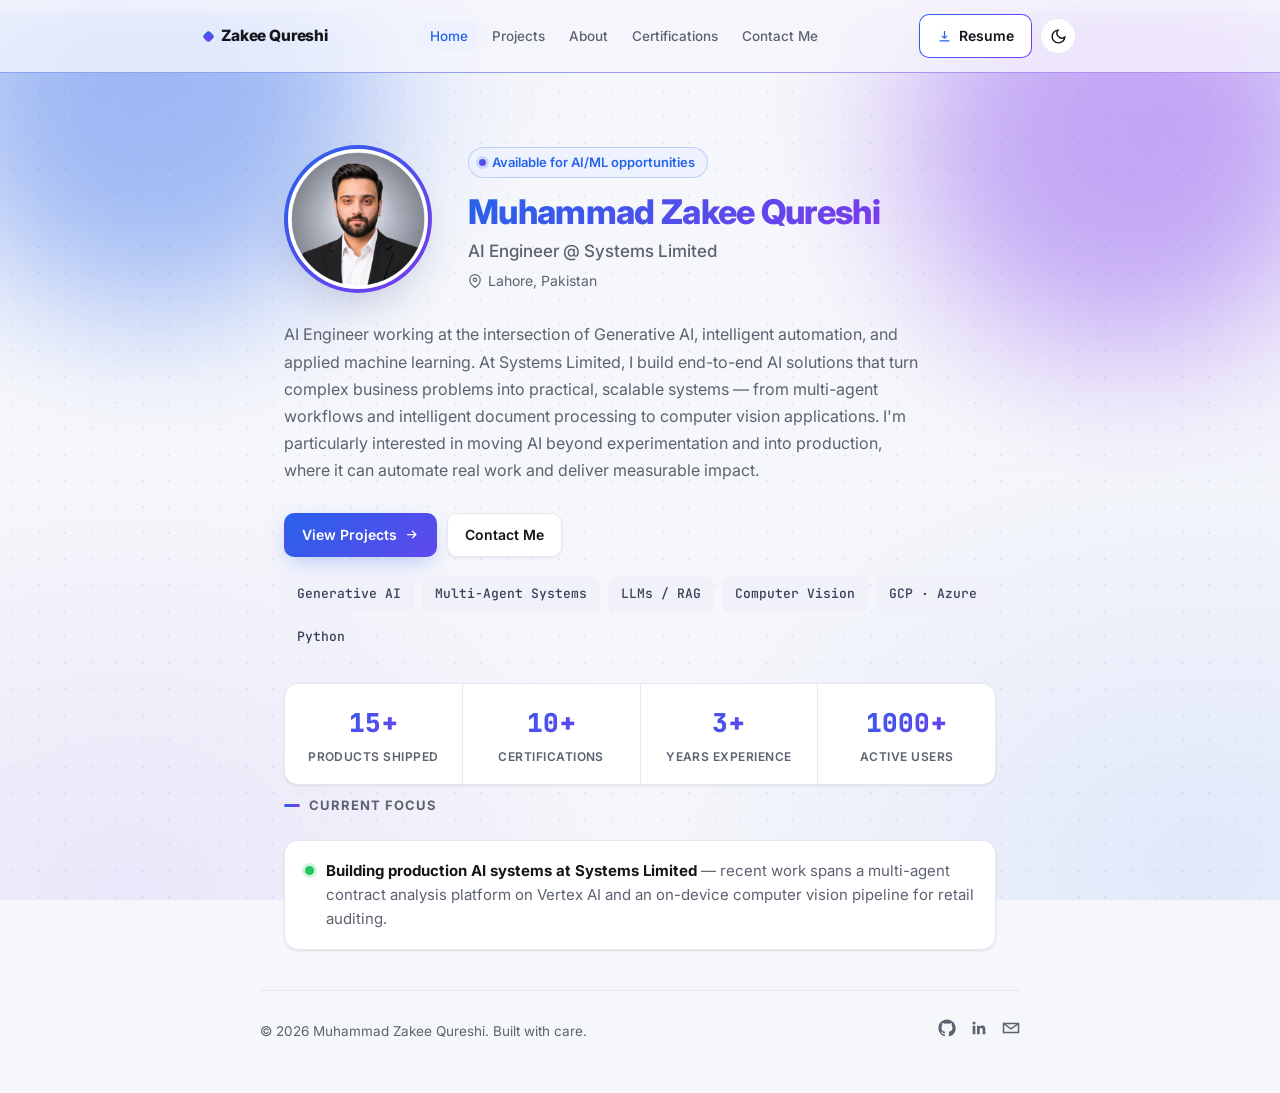
<file: index.html>
<!doctype html>
<html lang="en">
<head>
<meta charset="UTF-8" />
<meta name="viewport" content="width=device-width, initial-scale=1, viewport-fit=cover" />
<title>Muhammad Zakee Qureshi — AI Engineer</title>
<meta name="description" content="AI Engineer specializing in Generative AI, multi-agent systems, and applied machine learning. Portfolio of production AI projects by Muhammad Zakee Qureshi." />
<link rel="icon" type="image/png" sizes="32x32" href="assets/favicon-32.png">
<link rel="icon" type="image/png" sizes="16x16" href="assets/favicon-16.png">
<link rel="shortcut icon" href="assets/favicon.ico">
<link rel="apple-touch-icon" sizes="180x180" href="assets/apple-touch-icon.png">
<link rel="preconnect" href="https://fonts.googleapis.com">
<link rel="preconnect" href="https://fonts.gstatic.com" crossorigin>
<link href="https://fonts.googleapis.com/css2?family=Inter:wght@400;500;600;700;800&family=JetBrains+Mono:wght@400;500&display=swap" rel="stylesheet">
<link rel="stylesheet" href="css/style.css" />
<script>
  try {
    var t = localStorage.getItem("theme");
    if (t) document.documentElement.setAttribute("data-theme", t);
  } catch (e) {}
</script>
</head>
<body>

<nav class="nav">
  <div class="nav__inner">
    <a href="index.html" class="nav__brand"><span class="dot"></span>Zakee Qureshi</a>
    <ul class="nav__links" data-nav-links>
      <li class="nav__drawer-head">
        <span class="nav__drawer-title"><span class="dot"></span>Menu</span>
        <button class="nav__drawer-close" data-nav-close aria-label="Close menu">
          <svg viewBox="0 0 24 24" fill="none" stroke="currentColor" stroke-width="2"><path d="M18 6L6 18M6 6l12 12"/></svg>
        </button>
      </li>
      <li><a href="index.html" class="nav__link is-active">Home</a></li>
      <li><a href="projects.html" class="nav__link">Projects</a></li>
      <li><a href="about.html" class="nav__link">About</a></li>
      <li><a href="certifications.html" class="nav__link">Certifications</a></li>
      <li><a href="contact.html" class="nav__link">Contact Me</a></li>
      <li class="nav__cta-mobile">
        <a href="assets/resume.pdf" download class="btn btn-primary" style="width:100%;justify-content:center;">
          <svg viewBox="0 0 24 24" fill="none" stroke="currentColor" stroke-width="2"><path d="M12 3v12m0 0l-4-4m4 4l4-4M4 19h16"/></svg>
          Download Resume
        </a>
      </li>
    </ul>
    <div class="nav__actions">
      <a href="assets/resume.pdf" download class="btn btn-resume nav__resume-btn">
        <svg viewBox="0 0 24 24" fill="none" stroke="currentColor" stroke-width="2"><path d="M12 3v12m0 0l-4-4m4 4l4-4M4 19h16"/></svg>
        <span>Resume</span>
      </a>
      <button class="theme-toggle" data-theme-toggle aria-label="Toggle dark mode">
        <svg class="icon-moon" viewBox="0 0 24 24" fill="none" stroke="currentColor" stroke-width="2"><path d="M21 12.79A9 9 0 1111.21 3 7 7 0 0021 12.79z"/></svg>
        <svg class="icon-sun" viewBox="0 0 24 24" fill="none" stroke="currentColor" stroke-width="2"><circle cx="12" cy="12" r="4"/><path d="M12 2v2m0 16v2M4.93 4.93l1.41 1.41m11.32 11.32l1.41 1.41M2 12h2m16 0h2M4.93 19.07l1.41-1.41M17.66 6.34l1.41-1.41"/></svg>
      </button>
      <button class="nav__toggle" data-nav-toggle aria-label="Toggle menu" aria-expanded="false">
        <svg viewBox="0 0 24 24" fill="none" stroke="currentColor" stroke-width="2"><path d="M4 7h16M4 12h16M4 17h16"/></svg>
      </button>
    </div>
  </div>
</nav>
<div class="nav__backdrop" data-nav-backdrop></div>

<main class="wrap">

  <section class="hero">
    <div class="bg-blobs" aria-hidden="true">
      <span class="blob blob--a"></span>
      <span class="blob blob--b"></span>
    </div>
    <div class="hero__grid">
      <span class="hero__photo-wrap">
        <img src="assets/profile.png" alt="Muhammad Zakee Qureshi" class="hero__photo" />
      </span>
      <div>
        <span class="eyebrow">Available for AI/ML opportunities</span>
        <h1>Muhammad Zakee Qureshi</h1>
        <p class="hero__role">AI Engineer @ Systems Limited</p>
        <p class="hero__loc">
          <svg viewBox="0 0 24 24" fill="none" stroke="currentColor" stroke-width="2"><path d="M21 10c0 7-9 13-9 13s-9-6-9-13a9 9 0 0118 0z"/><circle cx="12" cy="10" r="3"/></svg>
          Lahore, Pakistan
        </p>
      </div>
    </div>

    <p class="hero__bio">
      AI Engineer working at the intersection of Generative AI, intelligent automation, and applied
      machine learning. At Systems Limited, I build end-to-end AI solutions that turn complex
      business problems into practical, scalable systems — from multi-agent workflows and
      intelligent document processing to computer vision applications. I'm particularly interested
      in moving AI beyond experimentation and into production, where it can automate real work and
      deliver measurable impact.
    </p>

    <div class="hero__actions">
      <a href="projects.html" class="btn btn-primary">
        View Projects
        <svg viewBox="0 0 24 24" fill="none" stroke="currentColor" stroke-width="2"><path d="M5 12h14m-6-6l6 6-6 6"/></svg>
      </a>
      <a href="contact.html" class="btn btn-outline">Contact Me</a>
    </div>

    <div class="chip-row">
      <span class="chip">Generative AI</span>
      <span class="chip">Multi-Agent Systems</span>
      <span class="chip">LLMs / RAG</span>
      <span class="chip">Computer Vision</span>
      <span class="chip">GCP · Azure</span>
      <span class="chip">Python</span>
    </div>

    <div class="stat-row">
      <div class="stat">
        <div class="stat__num-row"><span data-countup="15">0</span><span>+</span></div>
        <span class="stat__label">Products Shipped</span>
      </div>
      <div class="stat">
        <div class="stat__num-row"><span data-countup="10">0</span><span>+</span></div>
        <span class="stat__label">Certifications</span>
      </div>
      <div class="stat">
        <div class="stat__num-row"><span data-countup="3">0</span><span>+</span></div>
        <span class="stat__label">Years Experience</span>
      </div>
      <div class="stat">
        <div class="stat__num-row"><span data-countup="1000">0</span><span>+</span></div>
        <span class="stat__label">Active Users</span>
      </div>
    </div>
  </section>

  <section class="section">
    <div class="section__head">
      <h2 class="section__title">Current Focus</h2>
    </div>
    <div class="focus-card reveal">
      <span class="focus-dot"></span>
      <p>
        <strong>Building production AI systems at Systems Limited</strong> — recent work spans a
        multi-agent contract analysis platform on Vertex AI and an on-device computer vision pipeline
        for retail auditing.
      </p>
    </div>
  </section>

</main>

<footer class="footer wrap">
  <p>&copy; <span data-year></span> Muhammad Zakee Qureshi. Built with care.</p>
  <div class="footer__socials">
    <a href="https://github.com/zakee001" target="_blank" rel="noopener" aria-label="GitHub">
      <svg viewBox="0 0 24 24" fill="currentColor"><path d="M12 .5C5.73.5.5 5.73.5 12c0 5.1 3.29 9.42 7.86 10.95.58.1.79-.25.79-.56 0-.27-.01-1.17-.02-2.12-3.2.7-3.88-1.36-3.88-1.36-.52-1.33-1.28-1.68-1.28-1.68-1.04-.71.08-.7.08-.7 1.15.08 1.76 1.18 1.76 1.18 1.03 1.75 2.69 1.25 3.34.96.1-.74.4-1.25.73-1.54-2.56-.29-5.26-1.28-5.26-5.7 0-1.26.45-2.29 1.18-3.1-.12-.29-.51-1.46.11-3.05 0 0 .96-.31 3.15 1.18a10.9 10.9 0 015.73 0c2.19-1.49 3.15-1.18 3.15-1.18.62 1.59.23 2.76.11 3.05.74.81 1.18 1.84 1.18 3.1 0 4.43-2.7 5.4-5.27 5.69.41.36.78 1.08.78 2.17 0 1.57-.01 2.83-.01 3.22 0 .31.2.67.8.56A10.52 10.52 0 0023.5 12c0-6.27-5.23-11.5-11.5-11.5z"/></svg>
    </a>
    <a href="https://www.linkedin.com/in/muhammad-zakee-a6928b1bb/" target="_blank" rel="noopener" aria-label="LinkedIn">
      <svg viewBox="0 0 24 24" fill="currentColor"><path d="M20.45 20.45h-3.56v-5.57c0-1.33-.02-3.04-1.85-3.04-1.86 0-2.14 1.45-2.14 2.94v5.67H9.34V9h3.41v1.56h.05c.48-.9 1.64-1.85 3.37-1.85 3.6 0 4.27 2.37 4.27 5.45v6.29zM5.34 7.43a2.07 2.07 0 11.01-4.14 2.07 2.07 0 01-.01 4.14zM7.12 20.45H3.56V9h3.56v11.45z"/></svg>
    </a>
    <a href="mailto:zakee8979@gmail.com" aria-label="Email">
      <svg viewBox="0 0 24 24" fill="none" stroke="currentColor" stroke-width="2"><path d="M4 4h16v16H4z" opacity="0"/><path d="M22 6l-10 7L2 6"/><path d="M2 6h20v12H2z"/></svg>
    </a>
  </div>
</footer>

<script src="js/script.js"></script>
</body>
</html>
</file>
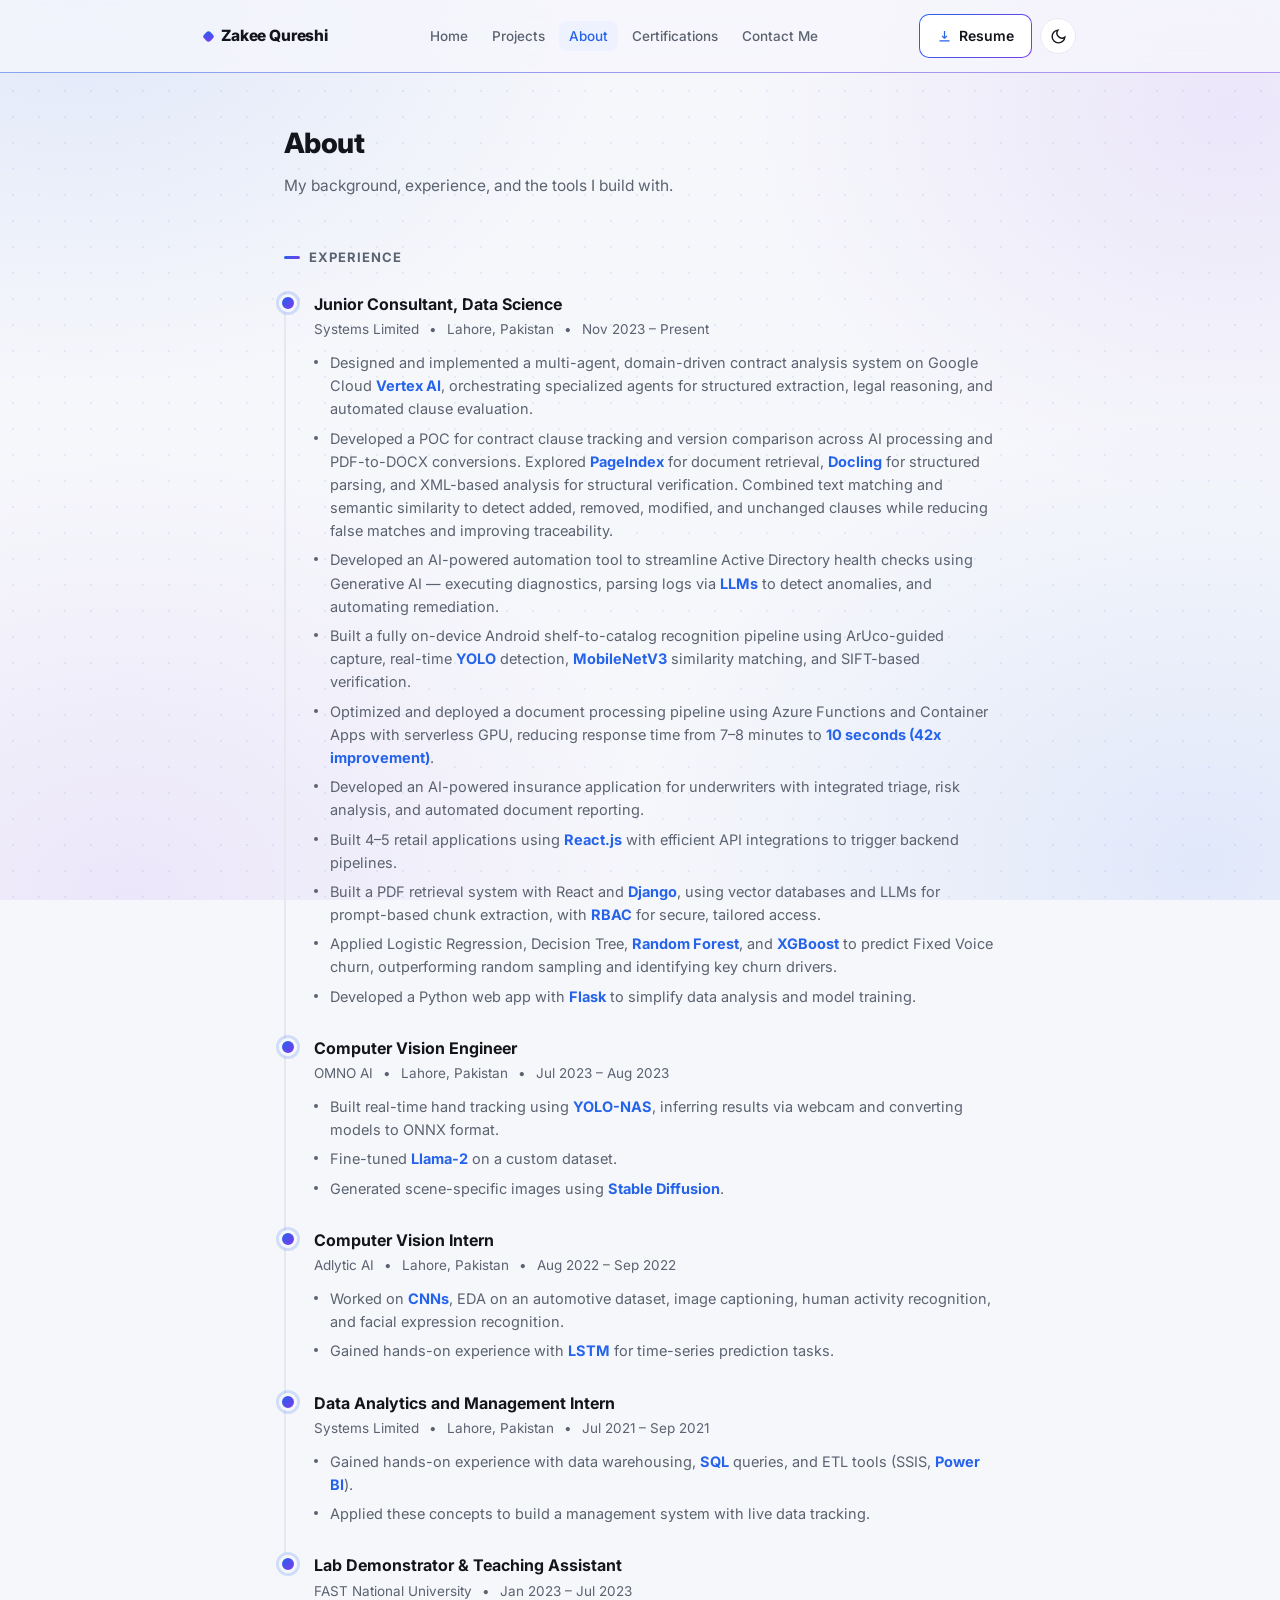
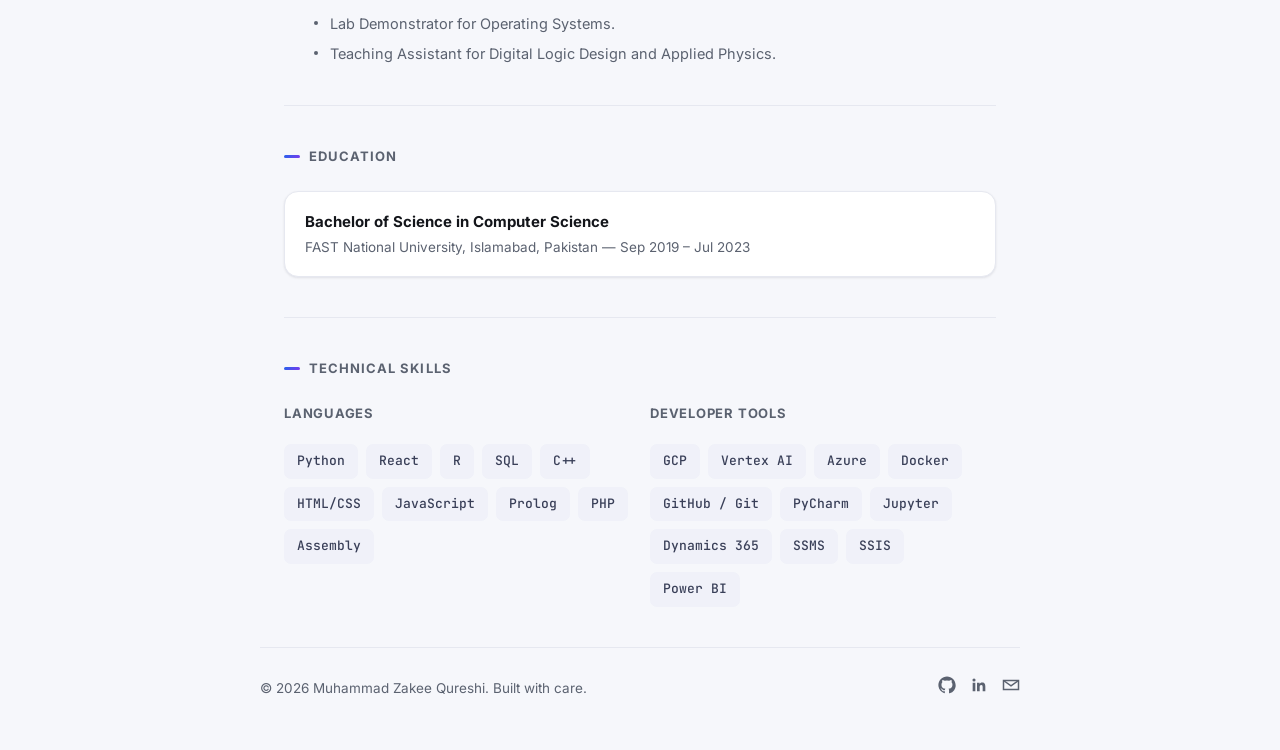
<file: about.html>
<!doctype html>
<html lang="en">
<head>
<meta charset="UTF-8" />
<meta name="viewport" content="width=device-width, initial-scale=1, viewport-fit=cover" />
<title>About — Muhammad Zakee Qureshi</title>
<meta name="description" content="Experience, education, and technical skills of Muhammad Zakee Qureshi, AI Engineer." />
<link rel="icon" type="image/png" sizes="32x32" href="assets/favicon-32.png">
<link rel="icon" type="image/png" sizes="16x16" href="assets/favicon-16.png">
<link rel="shortcut icon" href="assets/favicon.ico">
<link rel="apple-touch-icon" sizes="180x180" href="assets/apple-touch-icon.png">
<link rel="preconnect" href="https://fonts.googleapis.com">
<link rel="preconnect" href="https://fonts.gstatic.com" crossorigin>
<link href="https://fonts.googleapis.com/css2?family=Inter:wght@400;500;600;700;800&family=JetBrains+Mono:wght@400;500&display=swap" rel="stylesheet">
<link rel="stylesheet" href="css/style.css" />
<script>
  try {
    var t = localStorage.getItem("theme");
    if (t) document.documentElement.setAttribute("data-theme", t);
  } catch (e) {}
</script>
</head>
<body>

<nav class="nav">
  <div class="nav__inner">
    <a href="index.html" class="nav__brand"><span class="dot"></span>Zakee Qureshi</a>
    <ul class="nav__links" data-nav-links>
      <li class="nav__drawer-head">
        <span class="nav__drawer-title"><span class="dot"></span>Menu</span>
        <button class="nav__drawer-close" data-nav-close aria-label="Close menu">
          <svg viewBox="0 0 24 24" fill="none" stroke="currentColor" stroke-width="2"><path d="M18 6L6 18M6 6l12 12"/></svg>
        </button>
      </li>
      <li><a href="index.html" class="nav__link">Home</a></li>
      <li><a href="projects.html" class="nav__link">Projects</a></li>
      <li><a href="about.html" class="nav__link is-active">About</a></li>
      <li><a href="certifications.html" class="nav__link">Certifications</a></li>
      <li><a href="contact.html" class="nav__link">Contact Me</a></li>
      <li class="nav__cta-mobile">
        <a href="assets/resume.pdf" download class="btn btn-primary" style="width:100%;justify-content:center;">
          <svg viewBox="0 0 24 24" fill="none" stroke="currentColor" stroke-width="2"><path d="M12 3v12m0 0l-4-4m4 4l4-4M4 19h16"/></svg>
          Download Resume
        </a>
      </li>
    </ul>
    <div class="nav__actions">
      <a href="assets/resume.pdf" download class="btn btn-resume nav__resume-btn">
        <svg viewBox="0 0 24 24" fill="none" stroke="currentColor" stroke-width="2"><path d="M12 3v12m0 0l-4-4m4 4l4-4M4 19h16"/></svg>
        <span>Resume</span>
      </a>
      <button class="theme-toggle" data-theme-toggle aria-label="Toggle dark mode">
        <svg class="icon-moon" viewBox="0 0 24 24" fill="none" stroke="currentColor" stroke-width="2"><path d="M21 12.79A9 9 0 1111.21 3 7 7 0 0021 12.79z"/></svg>
        <svg class="icon-sun" viewBox="0 0 24 24" fill="none" stroke="currentColor" stroke-width="2"><circle cx="12" cy="12" r="4"/><path d="M12 2v2m0 16v2M4.93 4.93l1.41 1.41m11.32 11.32l1.41 1.41M2 12h2m16 0h2M4.93 19.07l1.41-1.41M17.66 6.34l1.41-1.41"/></svg>
      </button>
      <button class="nav__toggle" data-nav-toggle aria-label="Toggle menu" aria-expanded="false">
        <svg viewBox="0 0 24 24" fill="none" stroke="currentColor" stroke-width="2"><path d="M4 7h16M4 12h16M4 17h16"/></svg>
      </button>
    </div>
  </div>
</nav>
<div class="nav__backdrop" data-nav-backdrop></div>

<main class="wrap">

  <div class="page-head">
    <h1>About</h1>
    <p>My background, experience, and the tools I build with.</p>
  </div>

  <section class="section" style="border-top:none;">
    <div class="section__head"><h2 class="section__title">Experience</h2></div>
    <div class="timeline">

      <div class="tl-item reveal">
        <div class="tl-role">Junior Consultant, Data Science</div>
        <div class="tl-meta">Systems Limited <span class="dot">•</span> Lahore, Pakistan <span class="dot">•</span> Nov 2023 – Present</div>
        <ul class="tl-bullets">
          <li>Designed and implemented a multi-agent, domain-driven contract analysis system on Google Cloud <strong>Vertex AI</strong>, orchestrating specialized agents for structured extraction, legal reasoning, and automated clause evaluation.</li>
          <li>Developed a POC for contract clause tracking and version comparison across AI processing and PDF-to-DOCX conversions. Explored <strong>PageIndex</strong> for document retrieval, <strong>Docling</strong> for structured parsing, and XML-based analysis for structural verification. Combined text matching and semantic similarity to detect added, removed, modified, and unchanged clauses while reducing false matches and improving traceability.</li>
          <li>Developed an AI-powered automation tool to streamline Active Directory health checks using Generative AI — executing diagnostics, parsing logs via <strong>LLMs</strong> to detect anomalies, and automating remediation.</li>
          <li>Built a fully on-device Android shelf-to-catalog recognition pipeline using ArUco-guided capture, real-time <strong>YOLO</strong> detection, <strong>MobileNetV3</strong> similarity matching, and SIFT-based verification.</li>
          <li>Optimized and deployed a document processing pipeline using Azure Functions and Container Apps with serverless GPU, reducing response time from 7–8 minutes to <strong>10 seconds (42x improvement)</strong>.</li>
          <li>Developed an AI-powered insurance application for underwriters with integrated triage, risk analysis, and automated document reporting.</li>
          <li>Built 4–5 retail applications using <strong>React.js</strong> with efficient API integrations to trigger backend pipelines.</li>
          <li>Built a PDF retrieval system with React and <strong>Django</strong>, using vector databases and LLMs for prompt-based chunk extraction, with <strong>RBAC</strong> for secure, tailored access.</li>
          <li>Applied Logistic Regression, Decision Tree, <strong>Random Forest</strong>, and <strong>XGBoost</strong> to predict Fixed Voice churn, outperforming random sampling and identifying key churn drivers.</li>
          <li>Developed a Python web app with <strong>Flask</strong> to simplify data analysis and model training.</li>
        </ul>
      </div>

      <div class="tl-item reveal">
        <div class="tl-role">Computer Vision Engineer</div>
        <div class="tl-meta">OMNO AI <span class="dot">•</span> Lahore, Pakistan <span class="dot">•</span> Jul 2023 – Aug 2023</div>
        <ul class="tl-bullets">
          <li>Built real-time hand tracking using <strong>YOLO-NAS</strong>, inferring results via webcam and converting models to ONNX format.</li>
          <li>Fine-tuned <strong>Llama-2</strong> on a custom dataset.</li>
          <li>Generated scene-specific images using <strong>Stable Diffusion</strong>.</li>
        </ul>
      </div>

      <div class="tl-item reveal">
        <div class="tl-role">Computer Vision Intern</div>
        <div class="tl-meta">Adlytic AI <span class="dot">•</span> Lahore, Pakistan <span class="dot">•</span> Aug 2022 – Sep 2022</div>
        <ul class="tl-bullets">
          <li>Worked on <strong>CNNs</strong>, EDA on an automotive dataset, image captioning, human activity recognition, and facial expression recognition.</li>
          <li>Gained hands-on experience with <strong>LSTM</strong> for time-series prediction tasks.</li>
        </ul>
      </div>

      <div class="tl-item reveal">
        <div class="tl-role">Data Analytics and Management Intern</div>
        <div class="tl-meta">Systems Limited <span class="dot">•</span> Lahore, Pakistan <span class="dot">•</span> Jul 2021 – Sep 2021</div>
        <ul class="tl-bullets">
          <li>Gained hands-on experience with data warehousing, <strong>SQL</strong> queries, and ETL tools (SSIS, <strong>Power BI</strong>).</li>
          <li>Applied these concepts to build a management system with live data tracking.</li>
        </ul>
      </div>

      <div class="tl-item reveal">
        <div class="tl-role">Lab Demonstrator &amp; Teaching Assistant</div>
        <div class="tl-meta">FAST National University <span class="dot">•</span> Jan 2023 – Jul 2023</div>
        <ul class="tl-bullets">
          <li>Lab Demonstrator for Operating Systems.</li>
          <li>Teaching Assistant for Digital Logic Design and Applied Physics.</li>
        </ul>
      </div>

    </div>
  </section>

  <section class="section">
    <div class="section__head"><h2 class="section__title">Education</h2></div>
    <div class="info-card reveal">
      <h4>Bachelor of Science in Computer Science</h4>
      <p>FAST National University, Islamabad, Pakistan — Sep 2019 – Jul 2023</p>
    </div>
  </section>

  <section class="section">
    <div class="section__head"><h2 class="section__title">Technical Skills</h2></div>
    <div class="skill-grid">
      <div class="skill-group">
        <h4>Languages</h4>
        <div class="chip-row">
          <span class="chip">Python</span><span class="chip">React</span><span class="chip">R</span>
          <span class="chip">SQL</span><span class="chip">C++</span><span class="chip">HTML/CSS</span>
          <span class="chip">JavaScript</span><span class="chip">Prolog</span><span class="chip">PHP</span>
          <span class="chip">Assembly</span>
        </div>
      </div>
      <div class="skill-group">
        <h4>Developer Tools</h4>
        <div class="chip-row">
          <span class="chip">GCP</span><span class="chip">Vertex AI</span><span class="chip">Azure</span>
          <span class="chip">Docker</span><span class="chip">GitHub / Git</span><span class="chip">PyCharm</span>
          <span class="chip">Jupyter</span><span class="chip">Dynamics 365</span><span class="chip">SSMS</span>
          <span class="chip">SSIS</span><span class="chip">Power BI</span>
        </div>
      </div>
    </div>
  </section>

</main>

<footer class="footer wrap">
  <p>&copy; <span data-year></span> Muhammad Zakee Qureshi. Built with care.</p>
  <div class="footer__socials">
    <a href="https://github.com/zakee001" target="_blank" rel="noopener" aria-label="GitHub">
      <svg viewBox="0 0 24 24" fill="currentColor"><path d="M12 .5C5.73.5.5 5.73.5 12c0 5.1 3.29 9.42 7.86 10.95.58.1.79-.25.79-.56 0-.27-.01-1.17-.02-2.12-3.2.7-3.88-1.36-3.88-1.36-.52-1.33-1.28-1.68-1.28-1.68-1.04-.71.08-.7.08-.7 1.15.08 1.76 1.18 1.76 1.18 1.03 1.75 2.69 1.25 3.34.96.1-.74.4-1.25.73-1.54-2.56-.29-5.26-1.28-5.26-5.7 0-1.26.45-2.29 1.18-3.1-.12-.29-.51-1.46.11-3.05 0 0 .96-.31 3.15 1.18a10.9 10.9 0 015.73 0c2.19-1.49 3.15-1.18 3.15-1.18.62 1.59.23 2.76.11 3.05.74.81 1.18 1.84 1.18 3.1 0 4.43-2.7 5.4-5.27 5.69.41.36.78 1.08.78 2.17 0 1.57-.01 2.83-.01 3.22 0 .31.2.67.8.56A10.52 10.52 0 0023.5 12c0-6.27-5.23-11.5-11.5-11.5z"/></svg>
    </a>
    <a href="https://www.linkedin.com/in/muhammad-zakee-a6928b1bb/" target="_blank" rel="noopener" aria-label="LinkedIn">
      <svg viewBox="0 0 24 24" fill="currentColor"><path d="M20.45 20.45h-3.56v-5.57c0-1.33-.02-3.04-1.85-3.04-1.86 0-2.14 1.45-2.14 2.94v5.67H9.34V9h3.41v1.56h.05c.48-.9 1.64-1.85 3.37-1.85 3.6 0 4.27 2.37 4.27 5.45v6.29zM5.34 7.43a2.07 2.07 0 11.01-4.14 2.07 2.07 0 01-.01 4.14zM7.12 20.45H3.56V9h3.56v11.45z"/></svg>
    </a>
    <a href="mailto:zakee8979@gmail.com" aria-label="Email">
      <svg viewBox="0 0 24 24" fill="none" stroke="currentColor" stroke-width="2"><path d="M2 6h20v12H2z"/><path d="M22 6l-10 7L2 6"/></svg>
    </a>
  </div>
</footer>

<script src="js/script.js"></script>
</body>
</html>
</file>
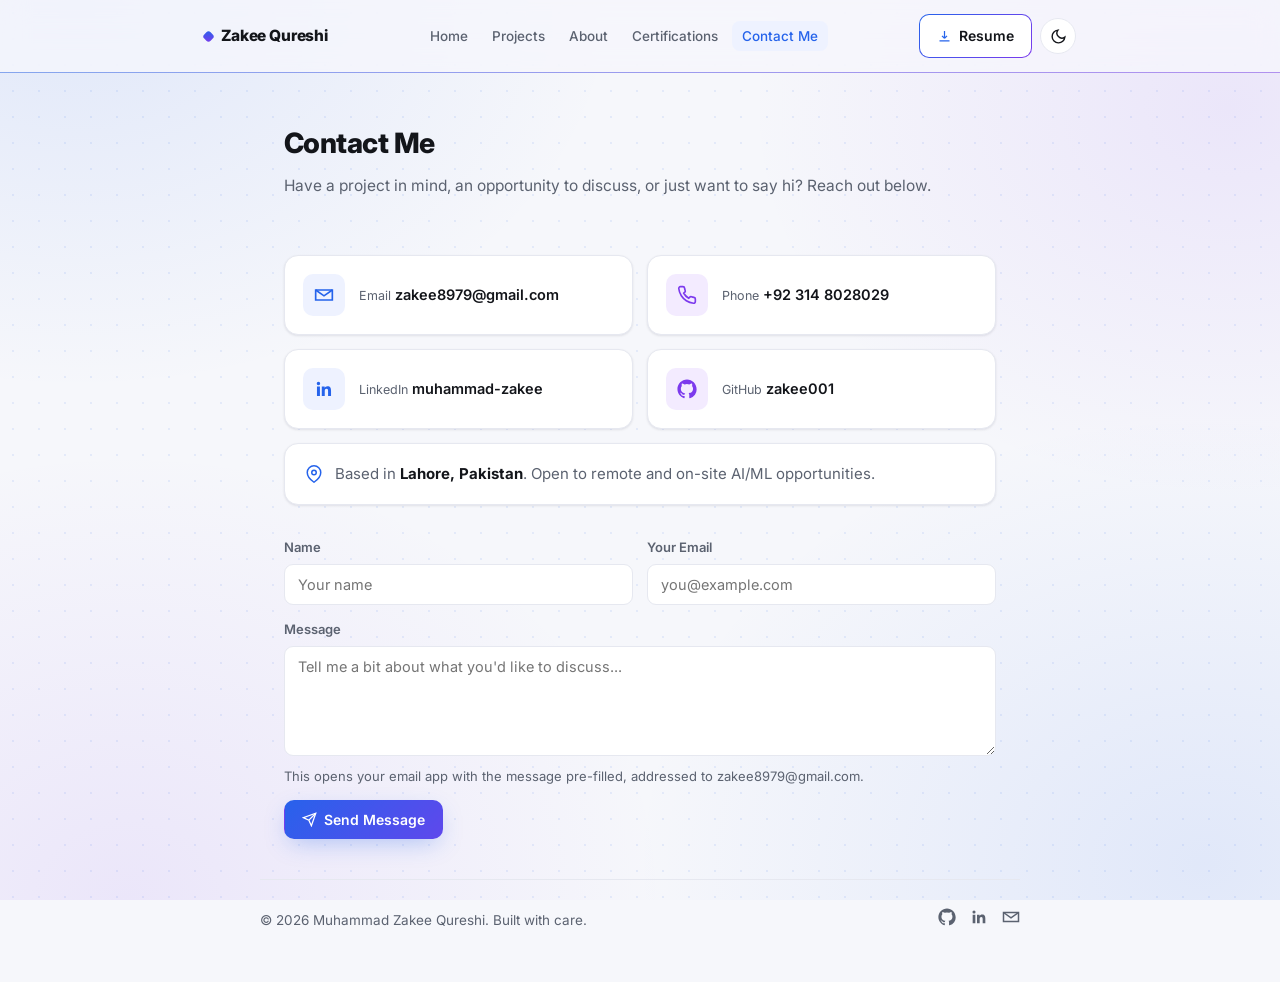
<file: contact.html>
<!doctype html>
<html lang="en">
<head>
<meta charset="UTF-8" />
<meta name="viewport" content="width=device-width, initial-scale=1, viewport-fit=cover" />
<title>Contact — Muhammad Zakee Qureshi</title>
<meta name="description" content="Get in touch with Muhammad Zakee Qureshi, AI Engineer." />
<link rel="icon" type="image/png" sizes="32x32" href="assets/favicon-32.png">
<link rel="icon" type="image/png" sizes="16x16" href="assets/favicon-16.png">
<link rel="shortcut icon" href="assets/favicon.ico">
<link rel="apple-touch-icon" sizes="180x180" href="assets/apple-touch-icon.png">
<link rel="preconnect" href="https://fonts.googleapis.com">
<link rel="preconnect" href="https://fonts.gstatic.com" crossorigin>
<link href="https://fonts.googleapis.com/css2?family=Inter:wght@400;500;600;700;800&family=JetBrains+Mono:wght@400;500&display=swap" rel="stylesheet">
<link rel="stylesheet" href="css/style.css" />
<script>
  try {
    var t = localStorage.getItem("theme");
    if (t) document.documentElement.setAttribute("data-theme", t);
  } catch (e) {}
</script>
</head>
<body>

<nav class="nav">
  <div class="nav__inner">
    <a href="index.html" class="nav__brand"><span class="dot"></span>Zakee Qureshi</a>
    <ul class="nav__links" data-nav-links>
      <li class="nav__drawer-head">
        <span class="nav__drawer-title"><span class="dot"></span>Menu</span>
        <button class="nav__drawer-close" data-nav-close aria-label="Close menu">
          <svg viewBox="0 0 24 24" fill="none" stroke="currentColor" stroke-width="2"><path d="M18 6L6 18M6 6l12 12"/></svg>
        </button>
      </li>
      <li><a href="index.html" class="nav__link">Home</a></li>
      <li><a href="projects.html" class="nav__link">Projects</a></li>
      <li><a href="about.html" class="nav__link">About</a></li>
      <li><a href="certifications.html" class="nav__link">Certifications</a></li>
      <li><a href="contact.html" class="nav__link is-active">Contact Me</a></li>
      <li class="nav__cta-mobile">
        <a href="assets/resume.pdf" download class="btn btn-primary" style="width:100%;justify-content:center;">
          <svg viewBox="0 0 24 24" fill="none" stroke="currentColor" stroke-width="2"><path d="M12 3v12m0 0l-4-4m4 4l4-4M4 19h16"/></svg>
          Download Resume
        </a>
      </li>
    </ul>
    <div class="nav__actions">
      <a href="assets/resume.pdf" download class="btn btn-resume nav__resume-btn">
        <svg viewBox="0 0 24 24" fill="none" stroke="currentColor" stroke-width="2"><path d="M12 3v12m0 0l-4-4m4 4l4-4M4 19h16"/></svg>
        <span>Resume</span>
      </a>
      <button class="theme-toggle" data-theme-toggle aria-label="Toggle dark mode">
        <svg class="icon-moon" viewBox="0 0 24 24" fill="none" stroke="currentColor" stroke-width="2"><path d="M21 12.79A9 9 0 1111.21 3 7 7 0 0021 12.79z"/></svg>
        <svg class="icon-sun" viewBox="0 0 24 24" fill="none" stroke="currentColor" stroke-width="2"><circle cx="12" cy="12" r="4"/><path d="M12 2v2m0 16v2M4.93 4.93l1.41 1.41m11.32 11.32l1.41 1.41M2 12h2m16 0h2M4.93 19.07l1.41-1.41M17.66 6.34l1.41-1.41"/></svg>
      </button>
      <button class="nav__toggle" data-nav-toggle aria-label="Toggle menu" aria-expanded="false">
        <svg viewBox="0 0 24 24" fill="none" stroke="currentColor" stroke-width="2"><path d="M4 7h16M4 12h16M4 17h16"/></svg>
      </button>
    </div>
  </div>
</nav>
<div class="nav__backdrop" data-nav-backdrop></div>

<main class="wrap">

  <div class="page-head">
    <h1>Contact Me</h1>
    <p>Have a project in mind, an opportunity to discuss, or just want to say hi? Reach out below.</p>
  </div>

  <section class="section" style="border-top:none;">
    <div class="contact-grid">
      <a class="contact-card reveal" href="mailto:zakee8979@gmail.com">
        <span class="contact-card__icon">
          <svg viewBox="0 0 24 24" fill="none" stroke="currentColor" stroke-width="2"><path d="M2 6h20v12H2z"/><path d="M22 6l-10 7L2 6"/></svg>
        </span>
        <span>
          <span class="contact-card__label">Email</span>
          <span class="contact-card__value">zakee8979@gmail.com</span>
        </span>
      </a>

      <a class="contact-card reveal" href="tel:+923148028029">
        <span class="contact-card__icon">
          <svg viewBox="0 0 24 24" fill="none" stroke="currentColor" stroke-width="2"><path d="M22 16.92v3a2 2 0 01-2.18 2 19.79 19.79 0 01-8.63-3.07 19.5 19.5 0 01-6-6 19.79 19.79 0 01-3.07-8.67A2 2 0 014.11 2h3a2 2 0 012 1.72c.127.96.361 1.903.7 2.81a2 2 0 01-.45 2.11L8.09 9.91a16 16 0 006 6l1.27-1.27a2 2 0 012.11-.45c.907.339 1.85.573 2.81.7A2 2 0 0122 16.92z"/></svg>
        </span>
        <span>
          <span class="contact-card__label">Phone</span>
          <span class="contact-card__value">+92 314 8028029</span>
        </span>
      </a>

      <a class="contact-card reveal" href="https://www.linkedin.com/in/muhammad-zakee-a6928b1bb/" target="_blank" rel="noopener">
        <span class="contact-card__icon">
          <svg viewBox="0 0 24 24" fill="currentColor"><path d="M20.45 20.45h-3.56v-5.57c0-1.33-.02-3.04-1.85-3.04-1.86 0-2.14 1.45-2.14 2.94v5.67H9.34V9h3.41v1.56h.05c.48-.9 1.64-1.85 3.37-1.85 3.6 0 4.27 2.37 4.27 5.45v6.29zM5.34 7.43a2.07 2.07 0 11.01-4.14 2.07 2.07 0 01-.01 4.14zM7.12 20.45H3.56V9h3.56v11.45z"/></svg>
        </span>
        <span>
          <span class="contact-card__label">LinkedIn</span>
          <span class="contact-card__value">muhammad-zakee</span>
        </span>
      </a>

      <a class="contact-card reveal" href="https://github.com/zakee001" target="_blank" rel="noopener">
        <span class="contact-card__icon">
          <svg viewBox="0 0 24 24" fill="currentColor"><path d="M12 .5C5.73.5.5 5.73.5 12c0 5.1 3.29 9.42 7.86 10.95.58.1.79-.25.79-.56 0-.27-.01-1.17-.02-2.12-3.2.7-3.88-1.36-3.88-1.36-.52-1.33-1.28-1.68-1.28-1.68-1.04-.71.08-.7.08-.7 1.15.08 1.76 1.18 1.76 1.18 1.03 1.75 2.69 1.25 3.34.96.1-.74.4-1.25.73-1.54-2.56-.29-5.26-1.28-5.26-5.7 0-1.26.45-2.29 1.18-3.1-.12-.29-.51-1.46.11-3.05 0 0 .96-.31 3.15 1.18a10.9 10.9 0 015.73 0c2.19-1.49 3.15-1.18 3.15-1.18.62 1.59.23 2.76.11 3.05.74.81 1.18 1.84 1.18 3.1 0 4.43-2.7 5.4-5.27 5.69.41.36.78 1.08.78 2.17 0 1.57-.01 2.83-.01 3.22 0 .31.2.67.8.56A10.52 10.52 0 0023.5 12c0-6.27-5.23-11.5-11.5-11.5z"/></svg>
        </span>
        <span>
          <span class="contact-card__label">GitHub</span>
          <span class="contact-card__value">zakee001</span>
        </span>
      </a>
    </div>

    <div class="focus-card reveal" style="margin-top:14px;">
      <svg viewBox="0 0 24 24" fill="none" stroke="currentColor" stroke-width="2" style="width:18px;height:18px;flex-shrink:0;margin-top:3px;color:var(--accent);"><path d="M21 10c0 7-9 13-9 13s-9-6-9-13a9 9 0 0118 0z"/><circle cx="12" cy="10" r="3"/></svg>
      <p>Based in <strong>Lahore, Pakistan</strong>. Open to remote and on-site AI/ML opportunities.</p>
    </div>

    <form class="contact-form" data-contact-form>
      <div class="form-row">
        <div class="field">
          <label for="name">Name</label>
          <input type="text" id="name" name="name" placeholder="Your name" required />
        </div>
        <div class="field">
          <label for="email">Your Email</label>
          <input type="email" id="email" name="email" placeholder="you@example.com" required />
        </div>
      </div>
      <div class="field">
        <label for="message">Message</label>
        <textarea id="message" name="message" placeholder="Tell me a bit about what you'd like to discuss..." required></textarea>
      </div>
      <p class="form-note">This opens your email app with the message pre-filled, addressed to zakee8979@gmail.com.</p>
      <button type="submit" class="btn btn-primary" style="align-self:flex-start;">
        <svg viewBox="0 0 24 24" fill="none" stroke="currentColor" stroke-width="2"><path d="M22 2L11 13"/><path d="M22 2l-7 20-4-9-9-4 20-7z"/></svg>
        Send Message
      </button>
    </form>
  </section>

</main>

<footer class="footer wrap">
  <p>&copy; <span data-year></span> Muhammad Zakee Qureshi. Built with care.</p>
  <div class="footer__socials">
    <a href="https://github.com/zakee001" target="_blank" rel="noopener" aria-label="GitHub">
      <svg viewBox="0 0 24 24" fill="currentColor"><path d="M12 .5C5.73.5.5 5.73.5 12c0 5.1 3.29 9.42 7.86 10.95.58.1.79-.25.79-.56 0-.27-.01-1.17-.02-2.12-3.2.7-3.88-1.36-3.88-1.36-.52-1.33-1.28-1.68-1.28-1.68-1.04-.71.08-.7.08-.7 1.15.08 1.76 1.18 1.76 1.18 1.03 1.75 2.69 1.25 3.34.96.1-.74.4-1.25.73-1.54-2.56-.29-5.26-1.28-5.26-5.7 0-1.26.45-2.29 1.18-3.1-.12-.29-.51-1.46.11-3.05 0 0 .96-.31 3.15 1.18a10.9 10.9 0 015.73 0c2.19-1.49 3.15-1.18 3.15-1.18.62 1.59.23 2.76.11 3.05.74.81 1.18 1.84 1.18 3.1 0 4.43-2.7 5.4-5.27 5.69.41.36.78 1.08.78 2.17 0 1.57-.01 2.83-.01 3.22 0 .31.2.67.8.56A10.52 10.52 0 0023.5 12c0-6.27-5.23-11.5-11.5-11.5z"/></svg>
    </a>
    <a href="https://www.linkedin.com/in/muhammad-zakee-a6928b1bb/" target="_blank" rel="noopener" aria-label="LinkedIn">
      <svg viewBox="0 0 24 24" fill="currentColor"><path d="M20.45 20.45h-3.56v-5.57c0-1.33-.02-3.04-1.85-3.04-1.86 0-2.14 1.45-2.14 2.94v5.67H9.34V9h3.41v1.56h.05c.48-.9 1.64-1.85 3.37-1.85 3.6 0 4.27 2.37 4.27 5.45v6.29zM5.34 7.43a2.07 2.07 0 11.01-4.14 2.07 2.07 0 01-.01 4.14zM7.12 20.45H3.56V9h3.56v11.45z"/></svg>
    </a>
    <a href="mailto:zakee8979@gmail.com" aria-label="Email">
      <svg viewBox="0 0 24 24" fill="none" stroke="currentColor" stroke-width="2"><path d="M2 6h20v12H2z"/><path d="M22 6l-10 7L2 6"/></svg>
    </a>
  </div>
</footer>

<script src="js/script.js"></script>
</body>
</html>
</file>
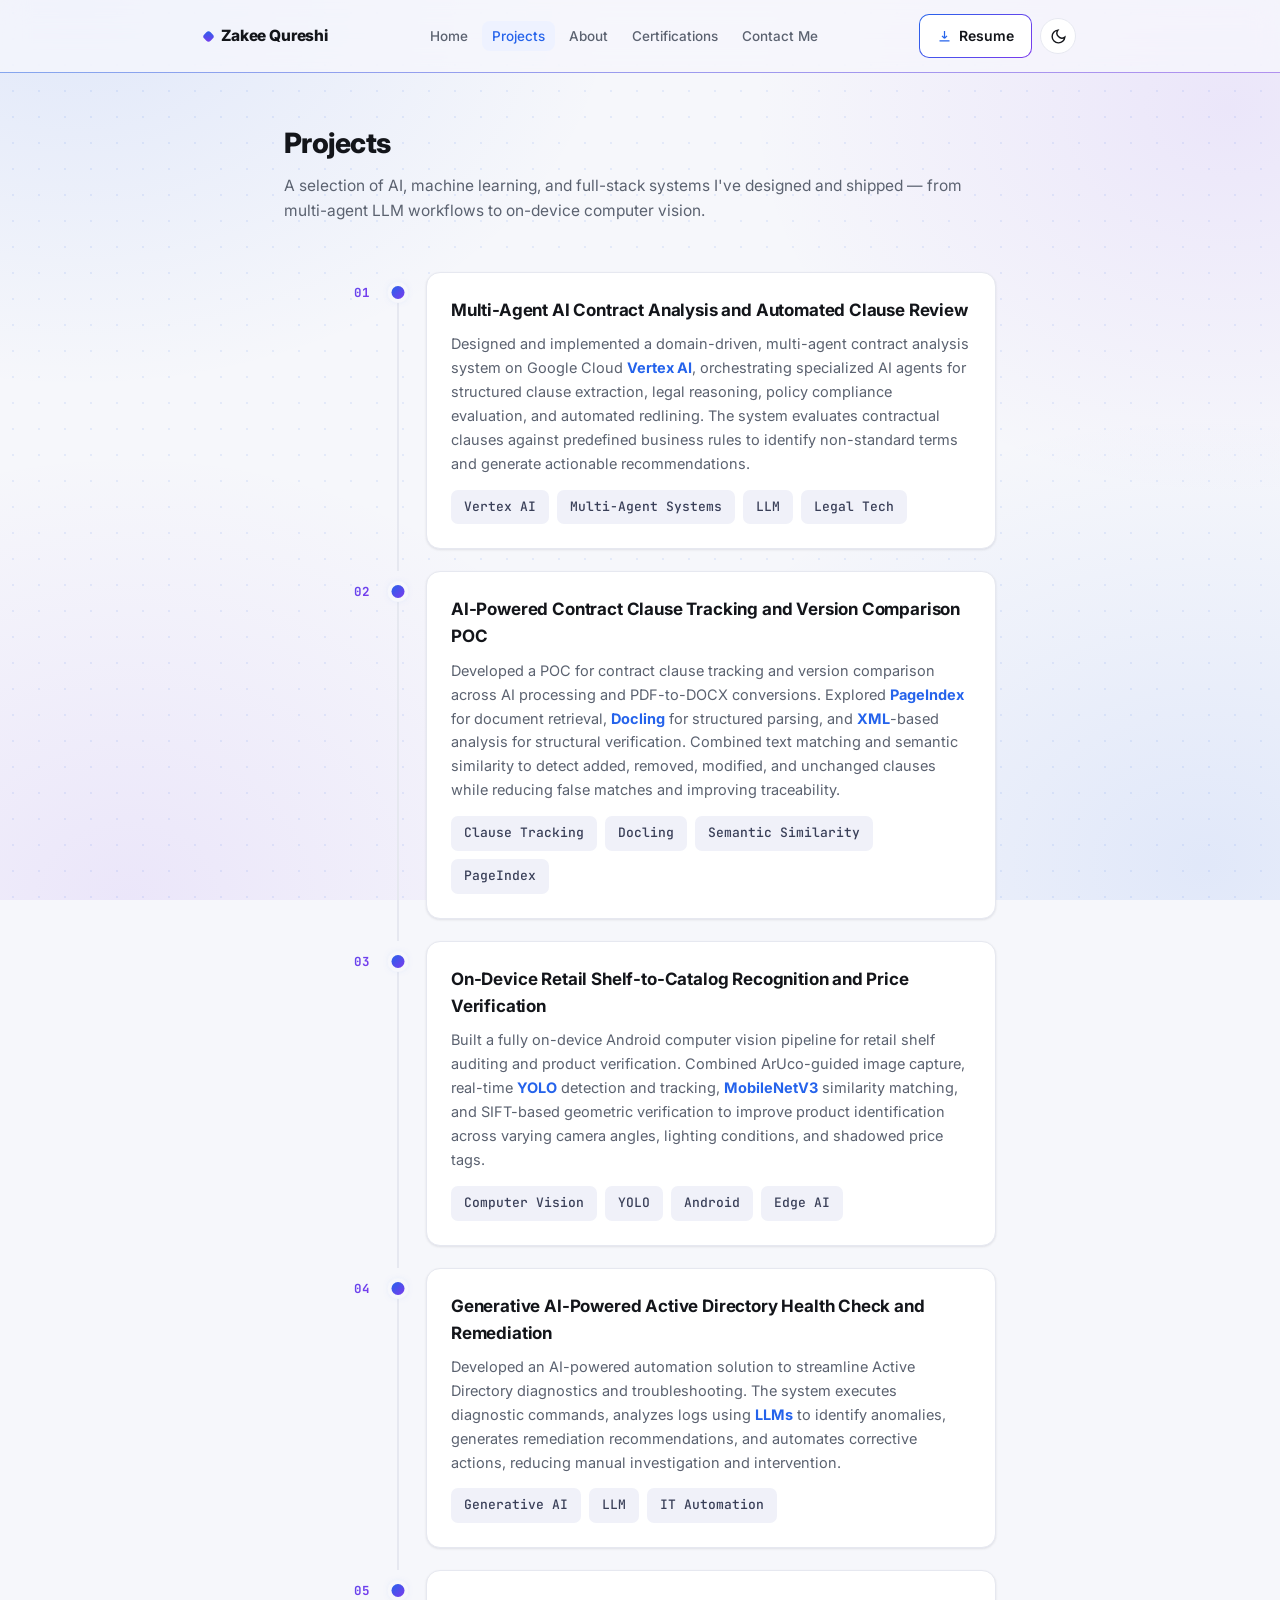
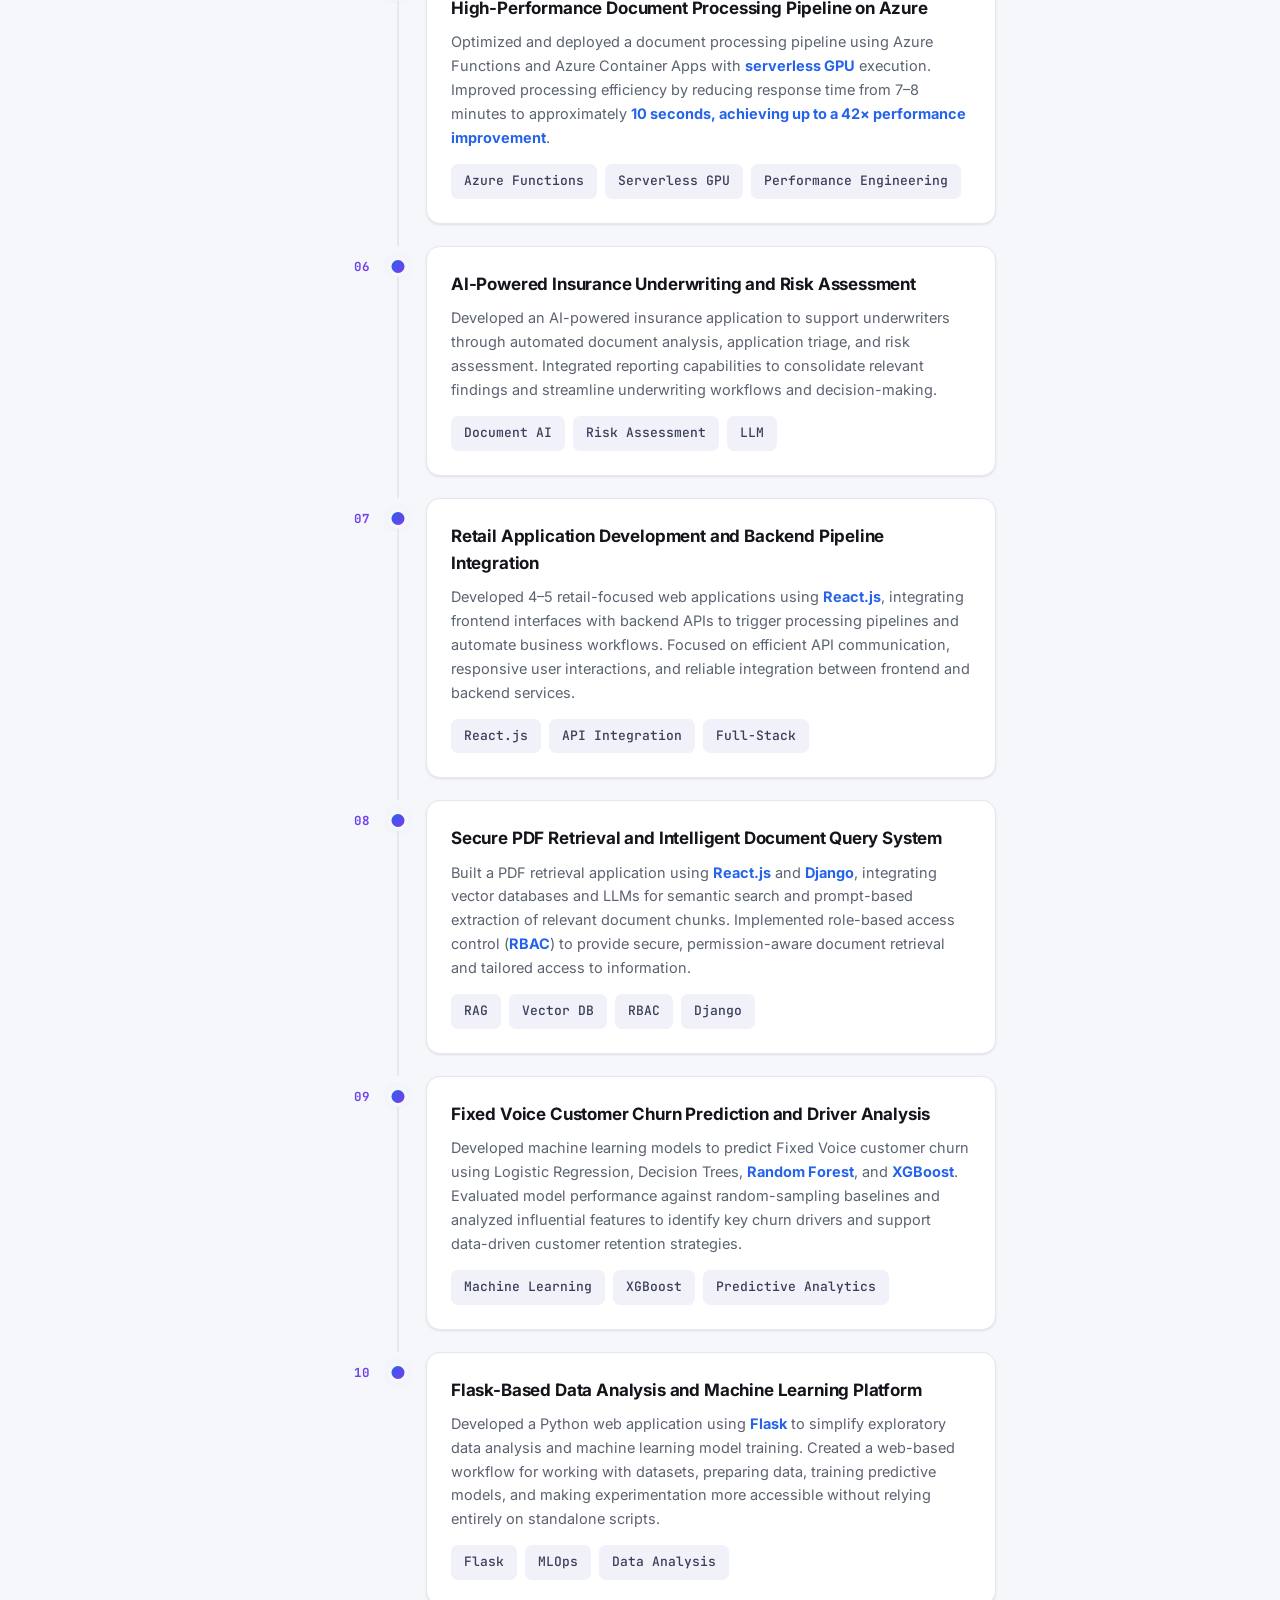
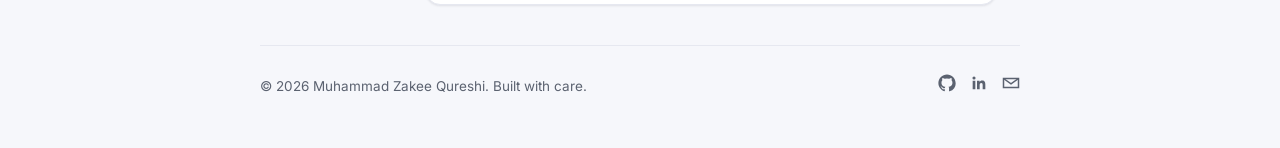
<file: projects.html>
<!doctype html>
<html lang="en">
<head>
<meta charset="UTF-8" />
<meta name="viewport" content="width=device-width, initial-scale=1, viewport-fit=cover" />
<title>Projects — Muhammad Zakee Qureshi</title>
<meta name="description" content="AI, machine learning, and computer vision projects by Muhammad Zakee Qureshi." />
<link rel="icon" type="image/png" sizes="32x32" href="assets/favicon-32.png">
<link rel="icon" type="image/png" sizes="16x16" href="assets/favicon-16.png">
<link rel="shortcut icon" href="assets/favicon.ico">
<link rel="apple-touch-icon" sizes="180x180" href="assets/apple-touch-icon.png">
<link rel="preconnect" href="https://fonts.googleapis.com">
<link rel="preconnect" href="https://fonts.gstatic.com" crossorigin>
<link href="https://fonts.googleapis.com/css2?family=Inter:wght@400;500;600;700;800&family=JetBrains+Mono:wght@400;500&display=swap" rel="stylesheet">
<link rel="stylesheet" href="css/style.css" />
<script>
  try {
    var t = localStorage.getItem("theme");
    if (t) document.documentElement.setAttribute("data-theme", t);
  } catch (e) {}
</script>
</head>
<body>

<nav class="nav">
  <div class="nav__inner">
    <a href="index.html" class="nav__brand"><span class="dot"></span>Zakee Qureshi</a>
    <ul class="nav__links" data-nav-links>
      <li class="nav__drawer-head">
        <span class="nav__drawer-title"><span class="dot"></span>Menu</span>
        <button class="nav__drawer-close" data-nav-close aria-label="Close menu">
          <svg viewBox="0 0 24 24" fill="none" stroke="currentColor" stroke-width="2"><path d="M18 6L6 18M6 6l12 12"/></svg>
        </button>
      </li>
      <li><a href="index.html" class="nav__link">Home</a></li>
      <li><a href="projects.html" class="nav__link is-active">Projects</a></li>
      <li><a href="about.html" class="nav__link">About</a></li>
      <li><a href="certifications.html" class="nav__link">Certifications</a></li>
      <li><a href="contact.html" class="nav__link">Contact Me</a></li>
      <li class="nav__cta-mobile">
        <a href="assets/resume.pdf" download class="btn btn-primary" style="width:100%;justify-content:center;">
          <svg viewBox="0 0 24 24" fill="none" stroke="currentColor" stroke-width="2"><path d="M12 3v12m0 0l-4-4m4 4l4-4M4 19h16"/></svg>
          Download Resume
        </a>
      </li>
    </ul>
    <div class="nav__actions">
      <a href="assets/resume.pdf" download class="btn btn-resume nav__resume-btn">
        <svg viewBox="0 0 24 24" fill="none" stroke="currentColor" stroke-width="2"><path d="M12 3v12m0 0l-4-4m4 4l4-4M4 19h16"/></svg>
        <span>Resume</span>
      </a>
      <button class="theme-toggle" data-theme-toggle aria-label="Toggle dark mode">
        <svg class="icon-moon" viewBox="0 0 24 24" fill="none" stroke="currentColor" stroke-width="2"><path d="M21 12.79A9 9 0 1111.21 3 7 7 0 0021 12.79z"/></svg>
        <svg class="icon-sun" viewBox="0 0 24 24" fill="none" stroke="currentColor" stroke-width="2"><circle cx="12" cy="12" r="4"/><path d="M12 2v2m0 16v2M4.93 4.93l1.41 1.41m11.32 11.32l1.41 1.41M2 12h2m16 0h2M4.93 19.07l1.41-1.41M17.66 6.34l1.41-1.41"/></svg>
      </button>
      <button class="nav__toggle" data-nav-toggle aria-label="Toggle menu" aria-expanded="false">
        <svg viewBox="0 0 24 24" fill="none" stroke="currentColor" stroke-width="2"><path d="M4 7h16M4 12h16M4 17h16"/></svg>
      </button>
    </div>
  </div>
</nav>
<div class="nav__backdrop" data-nav-backdrop></div>

<main class="wrap">

  <div class="page-head">
    <h1>Projects</h1>
    <p>A selection of AI, machine learning, and full-stack systems I've designed and shipped — from multi-agent LLM workflows to on-device computer vision.</p>
  </div>

  <section class="section" style="border-top:none;">
    <div class="vtimeline">

      <div class="vtimeline__item reveal">
        <div class="vtimeline__label"><span>01</span></div>
        <div class="vtimeline__rail"><span class="vtimeline__dot"></span></div>
        <div class="vtimeline__content">
          <div class="project-card">
            <h3>Multi-Agent AI Contract Analysis and Automated Clause Review</h3>
        <p>Designed and implemented a domain-driven, multi-agent contract analysis system on Google Cloud <strong>Vertex AI</strong>, orchestrating specialized AI agents for structured clause extraction, legal reasoning, policy compliance evaluation, and automated redlining. The system evaluates contractual clauses against predefined business rules to identify non-standard terms and generate actionable recommendations.</p>
        <div class="chip-row"><span class="chip">Vertex AI</span><span class="chip">Multi-Agent Systems</span><span class="chip">LLM</span><span class="chip">Legal Tech</span></div>
          </div>
        </div>
      </div>

      <div class="vtimeline__item reveal">
        <div class="vtimeline__label"><span>02</span></div>
        <div class="vtimeline__rail"><span class="vtimeline__dot"></span></div>
        <div class="vtimeline__content">
          <div class="project-card">
            <h3>AI-Powered Contract Clause Tracking and Version Comparison POC</h3>
        <p>Developed a POC for contract clause tracking and version comparison across AI processing and PDF-to-DOCX conversions. Explored <strong>PageIndex</strong> for document retrieval, <strong>Docling</strong> for structured parsing, and <strong>XML</strong>-based analysis for structural verification. Combined text matching and semantic similarity to detect added, removed, modified, and unchanged clauses while reducing false matches and improving traceability.</p>
        <div class="chip-row"><span class="chip">Clause Tracking</span><span class="chip">Docling</span><span class="chip">Semantic Similarity</span><span class="chip">PageIndex</span></div>
          </div>
        </div>
      </div>

      <div class="vtimeline__item reveal">
        <div class="vtimeline__label"><span>03</span></div>
        <div class="vtimeline__rail"><span class="vtimeline__dot"></span></div>
        <div class="vtimeline__content">
          <div class="project-card">
            <h3>On-Device Retail Shelf-to-Catalog Recognition and Price Verification</h3>
        <p>Built a fully on-device Android computer vision pipeline for retail shelf auditing and product verification. Combined ArUco-guided image capture, real-time <strong>YOLO</strong> detection and tracking, <strong>MobileNetV3</strong> similarity matching, and SIFT-based geometric verification to improve product identification across varying camera angles, lighting conditions, and shadowed price tags.</p>
        <div class="chip-row"><span class="chip">Computer Vision</span><span class="chip">YOLO</span><span class="chip">Android</span><span class="chip">Edge AI</span></div>
          </div>
        </div>
      </div>

      <div class="vtimeline__item reveal">
        <div class="vtimeline__label"><span>04</span></div>
        <div class="vtimeline__rail"><span class="vtimeline__dot"></span></div>
        <div class="vtimeline__content">
          <div class="project-card">
            <h3>Generative AI-Powered Active Directory Health Check and Remediation</h3>
        <p>Developed an AI-powered automation solution to streamline Active Directory diagnostics and troubleshooting. The system executes diagnostic commands, analyzes logs using <strong>LLMs</strong> to identify anomalies, generates remediation recommendations, and automates corrective actions, reducing manual investigation and intervention.</p>
        <div class="chip-row"><span class="chip">Generative AI</span><span class="chip">LLM</span><span class="chip">IT Automation</span></div>
          </div>
        </div>
      </div>

      <div class="vtimeline__item reveal">
        <div class="vtimeline__label"><span>05</span></div>
        <div class="vtimeline__rail"><span class="vtimeline__dot"></span></div>
        <div class="vtimeline__content">
          <div class="project-card">
            <h3>High-Performance Document Processing Pipeline on Azure</h3>
        <p>Optimized and deployed a document processing pipeline using Azure Functions and Azure Container Apps with <strong>serverless GPU</strong> execution. Improved processing efficiency by reducing response time from 7–8 minutes to approximately <strong>10 seconds, achieving up to a 42× performance improvement</strong>.</p>
        <div class="chip-row"><span class="chip">Azure Functions</span><span class="chip">Serverless GPU</span><span class="chip">Performance Engineering</span></div>
          </div>
        </div>
      </div>

      <div class="vtimeline__item reveal">
        <div class="vtimeline__label"><span>06</span></div>
        <div class="vtimeline__rail"><span class="vtimeline__dot"></span></div>
        <div class="vtimeline__content">
          <div class="project-card">
            <h3>AI-Powered Insurance Underwriting and Risk Assessment</h3>
        <p>Developed an AI-powered insurance application to support underwriters through automated document analysis, application triage, and risk assessment. Integrated reporting capabilities to consolidate relevant findings and streamline underwriting workflows and decision-making.</p>
        <div class="chip-row"><span class="chip">Document AI</span><span class="chip">Risk Assessment</span><span class="chip">LLM</span></div>
          </div>
        </div>
      </div>

      <div class="vtimeline__item reveal">
        <div class="vtimeline__label"><span>07</span></div>
        <div class="vtimeline__rail"><span class="vtimeline__dot"></span></div>
        <div class="vtimeline__content">
          <div class="project-card">
            <h3>Retail Application Development and Backend Pipeline Integration</h3>
        <p>Developed 4–5 retail-focused web applications using <strong>React.js</strong>, integrating frontend interfaces with backend APIs to trigger processing pipelines and automate business workflows. Focused on efficient API communication, responsive user interactions, and reliable integration between frontend and backend services.</p>
        <div class="chip-row"><span class="chip">React.js</span><span class="chip">API Integration</span><span class="chip">Full-Stack</span></div>
          </div>
        </div>
      </div>

      <div class="vtimeline__item reveal">
        <div class="vtimeline__label"><span>08</span></div>
        <div class="vtimeline__rail"><span class="vtimeline__dot"></span></div>
        <div class="vtimeline__content">
          <div class="project-card">
            <h3>Secure PDF Retrieval and Intelligent Document Query System</h3>
        <p>Built a PDF retrieval application using <strong>React.js</strong> and <strong>Django</strong>, integrating vector databases and LLMs for semantic search and prompt-based extraction of relevant document chunks. Implemented role-based access control (<strong>RBAC</strong>) to provide secure, permission-aware document retrieval and tailored access to information.</p>
        <div class="chip-row"><span class="chip">RAG</span><span class="chip">Vector DB</span><span class="chip">RBAC</span><span class="chip">Django</span></div>
          </div>
        </div>
      </div>

      <div class="vtimeline__item reveal">
        <div class="vtimeline__label"><span>09</span></div>
        <div class="vtimeline__rail"><span class="vtimeline__dot"></span></div>
        <div class="vtimeline__content">
          <div class="project-card">
            <h3>Fixed Voice Customer Churn Prediction and Driver Analysis</h3>
        <p>Developed machine learning models to predict Fixed Voice customer churn using Logistic Regression, Decision Trees, <strong>Random Forest</strong>, and <strong>XGBoost</strong>. Evaluated model performance against random-sampling baselines and analyzed influential features to identify key churn drivers and support data-driven customer retention strategies.</p>
        <div class="chip-row"><span class="chip">Machine Learning</span><span class="chip">XGBoost</span><span class="chip">Predictive Analytics</span></div>
          </div>
        </div>
      </div>

      <div class="vtimeline__item reveal">
        <div class="vtimeline__label"><span>10</span></div>
        <div class="vtimeline__rail"><span class="vtimeline__dot"></span></div>
        <div class="vtimeline__content">
          <div class="project-card">
            <h3>Flask-Based Data Analysis and Machine Learning Platform</h3>
        <p>Developed a Python web application using <strong>Flask</strong> to simplify exploratory data analysis and machine learning model training. Created a web-based workflow for working with datasets, preparing data, training predictive models, and making experimentation more accessible without relying entirely on standalone scripts.</p>
        <div class="chip-row"><span class="chip">Flask</span><span class="chip">MLOps</span><span class="chip">Data Analysis</span></div>
          </div>
        </div>
      </div>

    </div>
  </section>

</main>

<footer class="footer wrap">
  <p>&copy; <span data-year></span> Muhammad Zakee Qureshi. Built with care.</p>
  <div class="footer__socials">
    <a href="https://github.com/zakee001" target="_blank" rel="noopener" aria-label="GitHub">
      <svg viewBox="0 0 24 24" fill="currentColor"><path d="M12 .5C5.73.5.5 5.73.5 12c0 5.1 3.29 9.42 7.86 10.95.58.1.79-.25.79-.56 0-.27-.01-1.17-.02-2.12-3.2.7-3.88-1.36-3.88-1.36-.52-1.33-1.28-1.68-1.28-1.68-1.04-.71.08-.7.08-.7 1.15.08 1.76 1.18 1.76 1.18 1.03 1.75 2.69 1.25 3.34.96.1-.74.4-1.25.73-1.54-2.56-.29-5.26-1.28-5.26-5.7 0-1.26.45-2.29 1.18-3.1-.12-.29-.51-1.46.11-3.05 0 0 .96-.31 3.15 1.18a10.9 10.9 0 015.73 0c2.19-1.49 3.15-1.18 3.15-1.18.62 1.59.23 2.76.11 3.05.74.81 1.18 1.84 1.18 3.1 0 4.43-2.7 5.4-5.27 5.69.41.36.78 1.08.78 2.17 0 1.57-.01 2.83-.01 3.22 0 .31.2.67.8.56A10.52 10.52 0 0023.5 12c0-6.27-5.23-11.5-11.5-11.5z"/></svg>
    </a>
    <a href="https://www.linkedin.com/in/muhammad-zakee-a6928b1bb/" target="_blank" rel="noopener" aria-label="LinkedIn">
      <svg viewBox="0 0 24 24" fill="currentColor"><path d="M20.45 20.45h-3.56v-5.57c0-1.33-.02-3.04-1.85-3.04-1.86 0-2.14 1.45-2.14 2.94v5.67H9.34V9h3.41v1.56h.05c.48-.9 1.64-1.85 3.37-1.85 3.6 0 4.27 2.37 4.27 5.45v6.29zM5.34 7.43a2.07 2.07 0 11.01-4.14 2.07 2.07 0 01-.01 4.14zM7.12 20.45H3.56V9h3.56v11.45z"/></svg>
    </a>
    <a href="mailto:zakee8979@gmail.com" aria-label="Email">
      <svg viewBox="0 0 24 24" fill="none" stroke="currentColor" stroke-width="2"><path d="M2 6h20v12H2z"/><path d="M22 6l-10 7L2 6"/></svg>
    </a>
  </div>
</footer>

<script src="js/script.js"></script>
</body>
</html>
</file>
<file: css/style.css>
/* ===== Design tokens ===== */
:root {
  --bg: #f6f7fb;
  --bg-elevated: #ffffff;
  --text: #13151a;
  --text-muted: #5b6270;
  --border: #e6e8f0;
  --accent: #2563eb;
  --accent-2: #7c3aed;
  --accent-soft: #eef2ff;
  --accent-2-soft: #f3ebff;
  --accent-contrast: #ffffff;
  --tag-bg: #f0f1f9;
  --tag-text: #393f58;
  --dot: rgba(37, 99, 235, 0.09);
  --mesh-a: rgba(37, 99, 235, 0.10);
  --mesh-b: rgba(124, 58, 237, 0.09);
  --shadow: 0 1px 2px rgba(16, 24, 40, 0.04), 0 1px 3px rgba(16, 24, 40, 0.06);
  --shadow-lg: 0 10px 15px -3px rgba(30, 41, 90, 0.08), 0 4px 6px -4px rgba(30, 41, 90, 0.08);
  --shadow-xl: 0 20px 40px -12px rgba(30, 41, 90, 0.18);
  --glow: 0 8px 24px -6px rgba(37, 99, 235, 0.35);
  --radius: 14px;
  --max-width: 760px;
  --gradient: linear-gradient(135deg, var(--accent), var(--accent-2));
  --font-sans: "Inter", -apple-system, BlinkMacSystemFont, "Segoe UI", Roboto, Helvetica, Arial, sans-serif;
  --font-mono: "JetBrains Mono", ui-monospace, SFMono-Regular, Menlo, Consolas, monospace;
}

:root[data-theme="dark"] {
  --bg: #090a10;
  --bg-elevated: #14161f;
  --text: #e8eaed;
  --text-muted: #9aa1ae;
  --border: #262a38;
  --accent: #5b9dff;
  --accent-2: #a78bfa;
  --accent-soft: #182240;
  --accent-2-soft: #241c3d;
  --accent-contrast: #0b0d12;
  --tag-bg: #1b1e2c;
  --tag-text: #c3cbdb;
  --dot: rgba(91, 157, 255, 0.09);
  --mesh-a: rgba(91, 157, 255, 0.055);
  --mesh-b: rgba(167, 139, 250, 0.05);
  --shadow: 0 1px 2px rgba(0, 0, 0, 0.3);
  --shadow-lg: 0 10px 20px -6px rgba(0, 0, 0, 0.45);
  --shadow-xl: 0 24px 48px -12px rgba(0, 0, 0, 0.6);
  --glow: 0 8px 28px -6px rgba(91, 157, 255, 0.35);
}

@media (prefers-color-scheme: dark) {
  :root:not([data-theme="light"]) {
    --bg: #090a10;
    --bg-elevated: #14161f;
    --text: #e8eaed;
    --text-muted: #9aa1ae;
    --border: #262a38;
    --accent: #5b9dff;
    --accent-2: #a78bfa;
    --accent-soft: #182240;
    --accent-2-soft: #241c3d;
    --accent-contrast: #0b0d12;
    --tag-bg: #1b1e2c;
    --tag-text: #c3cbdb;
    --dot: rgba(91, 157, 255, 0.09);
    --mesh-a: rgba(91, 157, 255, 0.055);
    --mesh-b: rgba(167, 139, 250, 0.05);
    --shadow: 0 1px 2px rgba(0, 0, 0, 0.3);
    --shadow-lg: 0 10px 20px -6px rgba(0, 0, 0, 0.45);
    --shadow-xl: 0 24px 48px -12px rgba(0, 0, 0, 0.6);
    --glow: 0 8px 28px -6px rgba(91, 157, 255, 0.35);
  }
}

/* ===== Reset ===== */
* { box-sizing: border-box; }
html { -webkit-text-size-adjust: 100%; overflow-x: hidden; }
body {
  margin: 0;
  overflow-x: hidden;
  background-color: var(--bg);
  background-image:
    radial-gradient(var(--dot) 1.4px, transparent 1.4px),
    radial-gradient(ellipse 900px 650px at 6% 0%, var(--mesh-a), transparent 60%),
    radial-gradient(ellipse 800px 650px at 96% 12%, var(--mesh-b), transparent 60%),
    radial-gradient(ellipse 900px 750px at 10% 100%, var(--mesh-b), transparent 60%),
    radial-gradient(ellipse 950px 750px at 94% 96%, var(--mesh-a), transparent 60%);
  background-size: 26px 26px, cover, cover, cover, cover;
  background-repeat: repeat, no-repeat, no-repeat, no-repeat, no-repeat;
  background-attachment: fixed, fixed, fixed, fixed, fixed;
  color: var(--text);
  font-family: var(--font-sans);
  font-size: 16px;
  line-height: 1.6;
  -webkit-font-smoothing: antialiased;
  transition: background-color 0.2s ease, color 0.2s ease;
  animation: page-fade-in 0.5s ease;
}
@keyframes page-fade-in {
  from { opacity: 0; }
  to { opacity: 1; }
}
img { max-width: 100%; display: block; }
a { color: inherit; text-decoration: none; }
h1, h2, h3, h4, p, ul, figure { margin: 0; }
ul { padding: 0; list-style: none; }
button { font-family: inherit; cursor: pointer; }

/* ===== Scroll progress bar ===== */
.scroll-progress {
  position: fixed;
  top: 0; left: 0;
  height: 3px;
  width: 0%;
  background: var(--gradient);
  z-index: 260;
  transition: width 0.1s ease-out;
}

/* ===== Back to top ===== */
.back-to-top {
  position: fixed;
  right: 20px; bottom: 20px;
  width: 44px; height: 44px;
  border-radius: 50%;
  border: none;
  background: var(--gradient);
  color: #fff;
  display: flex; align-items: center; justify-content: center;
  box-shadow: var(--shadow-xl);
  opacity: 0;
  pointer-events: none;
  transform: translateY(10px) scale(0.9);
  transition: opacity 0.25s ease, transform 0.25s ease;
  z-index: 240;
  cursor: pointer;
}
.back-to-top.is-visible { opacity: 1; pointer-events: auto; transform: translateY(0) scale(1); }
.back-to-top:hover { transform: translateY(-2px) scale(1.04); }
.back-to-top svg { width: 19px; height: 19px; }
@media (max-width: 760px) {
  .back-to-top { right: 16px; bottom: 16px; width: 40px; height: 40px; }
}

/* ===== Layout shell ===== */
.wrap {
  max-width: var(--max-width);
  margin: 0 auto;
  padding: 0 24px;
}

/* ===== Nav ===== */
.nav {
  position: sticky;
  top: 0;
  z-index: 250;
  isolation: isolate;
  border-bottom: 1px solid var(--border);
}
.nav::before {
  content: "";
  position: absolute;
  inset: 0;
  z-index: -1;
  background: color-mix(in srgb, var(--bg) 78%, transparent);
  backdrop-filter: blur(14px) saturate(140%);
  -webkit-backdrop-filter: blur(14px) saturate(140%);
}
.nav::after {
  content: "";
  position: absolute;
  left: 0; right: 0; bottom: -1px;
  height: 1px;
  background: var(--gradient);
  opacity: 0.5;
}
.nav__inner {
  max-width: 920px;
  margin: 0 auto;
  padding: 14px 24px;
  display: flex;
  align-items: center;
  justify-content: space-between;
  gap: 14px;
}
.nav__brand {
  font-weight: 800;
  font-size: 15.5px;
  letter-spacing: -0.01em;
  white-space: nowrap;
  display: flex;
  align-items: center;
  gap: 8px;
}
.nav__brand .dot {
  width: 9px; height: 9px; border-radius: 3px;
  background: var(--gradient);
  flex-shrink: 0;
  transform: rotate(45deg);
}
.nav__links {
  display: flex;
  align-items: center;
  gap: 4px;
}
.nav__link {
  padding: 7px 10px;
  border-radius: 8px;
  font-size: 13.5px;
  font-weight: 500;
  color: var(--text-muted);
  white-space: nowrap;
  transition: color 0.15s ease, background-color 0.15s ease;
}
.nav__link:hover { color: var(--text); background: var(--tag-bg); }
.nav__link.is-active { color: var(--accent); background: var(--accent-soft); }

.nav__actions { display: flex; align-items: center; gap: 8px; }

.theme-toggle {
  width: 36px;
  height: 36px;
  border-radius: 50%;
  border: 1px solid var(--border);
  background: var(--bg-elevated);
  color: var(--text);
  display: flex;
  align-items: center;
  justify-content: center;
  flex-shrink: 0;
}
.theme-toggle svg { width: 17px; height: 17px; }
.theme-toggle .icon-sun { display: none; }
:root[data-theme="dark"] .theme-toggle .icon-moon { display: none; }
:root[data-theme="dark"] .theme-toggle .icon-sun { display: block; }

.btn {
  position: relative;
  display: inline-flex;
  align-items: center;
  gap: 7px;
  padding: 10px 17px;
  border-radius: 10px;
  font-size: 14px;
  font-weight: 600;
  border: 1px solid transparent;
  white-space: nowrap;
  overflow: hidden;
  transition: transform 0.15s ease, box-shadow 0.15s ease, opacity 0.15s ease, background-color 0.15s ease;
}
.btn-primary {
  background: var(--gradient);
  background-size: 160% 160%;
  background-position: 0% 50%;
  color: var(--accent-contrast);
  box-shadow: var(--glow);
}
.btn-primary:hover { background-position: 100% 50%; transform: translateY(-1px); box-shadow: var(--shadow-xl); }
.btn-primary:active { transform: translateY(0); }
.btn-primary::after {
  content: "";
  position: absolute;
  top: 0; left: -60%;
  width: 35%; height: 100%;
  background: linear-gradient(120deg, transparent, rgba(255, 255, 255, 0.4), transparent);
  transform: skewX(-20deg);
  transition: left 0.65s ease;
  pointer-events: none;
}
.btn-primary:hover::after { left: 130%; }
.btn-outline { background: var(--bg-elevated); border-color: var(--border); color: var(--text); box-shadow: var(--shadow); }
.btn-outline:hover { border-color: var(--accent); color: var(--accent); transform: translateY(-1px); box-shadow: var(--shadow-lg); }
.btn svg { width: 15px; height: 15px; }

.btn-resume {
  background: linear-gradient(var(--bg-elevated), var(--bg-elevated)) padding-box,
              var(--gradient) border-box;
  border: 1.5px solid transparent;
  color: var(--text);
}
.btn-resume svg { color: var(--accent); }
.btn-resume:hover {
  transform: translateY(-1px);
  box-shadow: var(--glow);
}
.btn-resume:hover span { background: var(--gradient); -webkit-background-clip: text; background-clip: text; color: transparent; }

.nav__toggle {
  display: none;
  width: 36px;
  height: 36px;
  border-radius: 8px;
  border: 1px solid var(--border);
  background: var(--bg-elevated);
  align-items: center;
  justify-content: center;
  color: var(--text);
  transition: border-color 0.15s ease, color 0.15s ease;
}
.nav__toggle:hover { border-color: var(--accent); color: var(--accent); }
.nav__toggle svg { width: 18px; height: 18px; }
.theme-toggle { transition: border-color 0.15s ease, color 0.15s ease, transform 0.15s ease; }
.theme-toggle:hover { border-color: var(--accent); color: var(--accent); transform: rotate(-12deg); }

/* ===== Hero ===== */
.hero {
  position: relative;
  padding: 72px 0 8px;
}
.bg-blobs {
  position: absolute;
  top: -60px;
  left: 50%;
  width: 100vw;
  height: 460px;
  transform: translateX(-50%);
  z-index: -1;
  overflow: hidden;
  pointer-events: none;
}
.blob {
  position: absolute;
  border-radius: 50%;
  filter: blur(70px);
  opacity: 0.38;
  will-change: transform;
}
:root[data-theme="dark"] .blob { opacity: 0.28; }
.blob--a {
  width: 420px; height: 420px;
  background: var(--accent);
  top: -120px; left: -4%;
  animation: float-a 20s ease-in-out infinite;
}
.blob--b {
  width: 420px; height: 420px;
  background: var(--accent-2);
  top: -80px; right: -4%;
  animation: float-b 24s ease-in-out infinite;
}
@keyframes float-a {
  0%, 100% { transform: translate(0, 0) scale(1); }
  50% { transform: translate(40px, 50px) scale(1.08); }
}
@keyframes float-b {
  0%, 100% { transform: translate(0, 0) scale(1); }
  50% { transform: translate(-50px, 30px) scale(1.05); }
}
@media (prefers-reduced-motion: reduce) {
  .blob { animation: none; }
}

@keyframes hero-fade-up {
  from { opacity: 0; transform: translateY(16px); }
  to { opacity: 1; transform: translateY(0); }
}
.hero > .hero__grid { animation: hero-fade-up 0.7s ease both; }
.hero > .hero__bio { animation: hero-fade-up 0.7s ease both 0.12s; }
.hero > .hero__actions { animation: hero-fade-up 0.7s ease both 0.22s; }
.hero > .chip-row { animation: hero-fade-up 0.7s ease both 0.32s; }
.hero > .stat-row { animation: hero-fade-up 0.7s ease both 0.4s; }
@media (prefers-reduced-motion: reduce) {
  .hero > .hero__grid, .hero > .hero__bio, .hero > .hero__actions, .hero > .chip-row, .hero > .stat-row {
    animation: none;
  }
}

.hero__grid {
  display: flex;
  align-items: center;
  gap: 36px;
}
.hero__photo-wrap {
  flex-shrink: 0;
  width: 148px;
  height: 148px;
  border-radius: 50%;
  padding: 4px;
  background: var(--gradient);
  box-shadow: var(--shadow-xl);
}
.hero__photo {
  width: 100%;
  height: 100%;
  border-radius: 50%;
  object-fit: cover;
  display: block;
  border: 3px solid var(--bg-elevated);
  background: var(--bg-elevated);
}
.eyebrow {
  display: inline-flex;
  align-items: center;
  gap: 6px;
  font-size: 13px;
  font-weight: 600;
  color: var(--accent);
  background: var(--accent-soft);
  border: 1px solid color-mix(in srgb, var(--accent) 25%, transparent);
  padding: 4px 12px 4px 10px;
  border-radius: 20px;
  margin-bottom: 14px;
}
.eyebrow::before {
  content: "";
  width: 7px; height: 7px; border-radius: 50%;
  background: var(--gradient);
  box-shadow: 0 0 0 3px color-mix(in srgb, var(--accent) 18%, transparent);
}
.hero h1 {
  font-size: 34px;
  font-weight: 800;
  letter-spacing: -0.02em;
  line-height: 1.2;
  margin-bottom: 6px;
  background: var(--gradient);
  -webkit-background-clip: text;
  background-clip: text;
  color: transparent;
}
.hero__role {
  font-size: 17px;
  color: var(--text-muted);
  font-weight: 500;
  margin-bottom: 4px;
}
.hero__loc {
  font-size: 14px;
  color: var(--text-muted);
  display: flex;
  align-items: center;
  gap: 6px;
}
.hero__loc svg { width: 14px; height: 14px; }

.hero__bio {
  margin-top: 28px;
  font-size: 16px;
  color: var(--text-muted);
  max-width: 64ch;
  line-height: 1.7;
}

.hero__actions {
  margin-top: 28px;
  display: flex;
  flex-wrap: wrap;
  gap: 10px;
}

/* ===== Section ===== */
.section { padding: 40px 0; }
.section + .section { border-top: 1px solid var(--border); }
.hero + .section { padding-top: 2px; }
.section__head {
  display: flex;
  align-items: baseline;
  justify-content: space-between;
  margin-bottom: 24px;
}
.section__title {
  font-size: 13px;
  font-weight: 700;
  text-transform: uppercase;
  letter-spacing: 0.08em;
  color: var(--text-muted);
  display: flex;
  align-items: center;
  gap: 9px;
}
.section__title::before {
  content: "";
  width: 16px; height: 3px; border-radius: 2px;
  background: var(--gradient);
  display: inline-block;
}
.section__link {
  font-size: 14px;
  font-weight: 600;
  color: var(--accent);
}

/* ===== Stack / focus tags on home ===== */
.chip-row {
  display: flex;
  flex-wrap: wrap;
  gap: 8px;
  margin-top: 20px;
}
.chip {
  font-size: 13px;
  font-weight: 500;
  padding: 6px 12px;
  border-radius: 7px;
  background: var(--tag-bg);
  color: var(--tag-text);
  font-family: var(--font-mono);
  border: 1px solid transparent;
  transition: border-color 0.15s ease, color 0.15s ease, transform 0.15s ease;
}
.chip:hover { border-color: var(--accent); color: var(--accent); transform: translateY(-1px); }

/* ===== Stats row (home) ===== */
.stat-row {
  margin-top: 28px;
  display: flex;
  flex-wrap: wrap;
  gap: 0;
  border-radius: var(--radius);
  border: 1px solid var(--border);
  background: var(--bg-elevated);
  box-shadow: var(--shadow);
  overflow: hidden;
}
.stat {
  flex: 1 1 0;
  min-width: 120px;
  text-align: center;
  padding: 18px 10px;
  border-right: 1px solid var(--border);
}
.stat:last-child { border-right: none; }
.stat__num-row {
  display: flex;
  align-items: baseline;
  justify-content: center;
  gap: 1px;
  font-family: var(--font-mono);
  font-weight: 800;
  font-size: 26px;
  background: var(--gradient);
  -webkit-background-clip: text;
  background-clip: text;
  color: transparent;
}
.stat__label {
  display: block;
  margin-top: 4px;
  font-size: 12px;
  font-weight: 600;
  color: var(--text-muted);
  text-transform: uppercase;
  letter-spacing: 0.04em;
}
@media (max-width: 760px) {
  .stat { min-width: 44%; border-bottom: 1px solid var(--border); }
  .stat:nth-child(2n) { border-right: none; }
  .stat:nth-last-child(-n+2) { border-bottom: none; }
  .stat__num-row { font-size: 22px; }
}

/* ===== Card cursor glow ===== */
.project-card, .cert-card, .contact-card, .info-card {
  position: relative;
}
.project-card::after, .cert-card::after, .contact-card::after, .info-card::after {
  content: "";
  position: absolute;
  inset: 0;
  z-index: -1;
  opacity: 0;
  border-radius: inherit;
  background: radial-gradient(240px circle at var(--mx, 50%) var(--my, 50%), color-mix(in srgb, var(--accent) 16%, transparent), transparent 70%);
  transition: opacity 0.3s ease;
}
.project-card:hover::after, .cert-card:hover::after, .contact-card:hover::after, .info-card:hover::after {
  opacity: 1;
}

/* ===== Current focus card (home) ===== */
.focus-card {
  margin-top: 16px;
  padding: 18px 20px;
  border-radius: var(--radius);
  border: 1px solid var(--border);
  background: var(--bg-elevated);
  box-shadow: var(--shadow);
  font-size: 15px;
  color: var(--text-muted);
  display: flex;
  gap: 12px;
  align-items: flex-start;
}
.focus-card strong { color: var(--text); }
.focus-dot {
  width: 9px; height: 9px; border-radius: 50%;
  background: #22c55e; margin-top: 7px; flex-shrink: 0;
  box-shadow: 0 0 0 3px color-mix(in srgb, #22c55e 20%, transparent);
}

/* ===== Project cards ===== */
.project-list { display: flex; flex-direction: column; gap: 16px; }
.project-card {
  position: relative;
  padding: 24px;
  border-radius: var(--radius);
  border: 1px solid var(--border);
  background: var(--bg-elevated);
  box-shadow: var(--shadow);
  overflow: hidden;
  transition: transform 0.2s ease, box-shadow 0.2s ease, border-color 0.2s ease;
}
.project-card::before {
  content: "";
  position: absolute;
  top: 0; left: 0; right: 0;
  height: 3px;
  background: var(--gradient);
  transform: scaleX(0);
  transform-origin: left;
  transition: transform 0.3s ease;
}
.project-card:hover {
  box-shadow: var(--shadow-xl);
  transform: translateY(-4px);
  border-color: color-mix(in srgb, var(--accent) 30%, var(--border));
}
.project-card:hover::before { transform: scaleX(1); }
.project-card__num {
  font-family: var(--font-mono);
  font-size: 13px;
  font-weight: 700;
  margin-bottom: 8px;
  background: var(--gradient);
  -webkit-background-clip: text;
  background-clip: text;
  color: transparent;
  opacity: 0.85;
}
.project-card h3 {
  font-size: 17px;
  font-weight: 700;
  letter-spacing: -0.01em;
  margin-bottom: 8px;
}
.project-card p {
  font-size: 14.5px;
  color: var(--text-muted);
  line-height: 1.65;
  margin-bottom: 14px;
}
.project-card .chip-row { margin-top: 0; }

/* Emphasized metrics/achievements */
.project-card p strong,
.tl-bullets li strong,
.hero__bio strong {
  color: var(--accent);
  font-weight: 700;
}

/* ===== Timeline (about) ===== */
.timeline { display: flex; flex-direction: column; gap: 0; }
.tl-item {
  position: relative;
  padding: 0 0 28px 28px;
  border-left: 2px solid var(--border);
}
.tl-item:last-child { border-color: transparent; padding-bottom: 0; }
.tl-item::before {
  content: "";
  position: absolute;
  left: -7px; top: 2px;
  width: 12px; height: 12px;
  border-radius: 50%;
  background: var(--gradient);
  border: 3px solid var(--bg);
  box-shadow: 0 0 0 3px color-mix(in srgb, var(--accent) 18%, transparent);
}
.tl-role { font-size: 16px; font-weight: 700; }
.tl-meta {
  font-size: 13.5px;
  color: var(--text-muted);
  margin-top: 2px;
  margin-bottom: 10px;
}
.tl-meta .dot { margin: 0 6px; }
.tl-bullets { display: flex; flex-direction: column; gap: 6px; }
.tl-bullets li {
  font-size: 14.5px;
  color: var(--text-muted);
  line-height: 1.6;
  padding-left: 16px;
  position: relative;
}
.tl-bullets li::before {
  content: "";
  position: absolute;
  left: 0; top: 9px;
  width: 4px; height: 4px;
  border-radius: 50%;
  background: var(--text-muted);
}

/* ===== Skill groups ===== */
.skill-grid {
  display: grid;
  grid-template-columns: 1fr 1fr;
  gap: 20px;
}
.skill-group h4 {
  font-size: 13px;
  font-weight: 700;
  color: var(--text-muted);
  text-transform: uppercase;
  letter-spacing: 0.06em;
  margin-bottom: 10px;
}

/* ===== Cert / edu cards ===== */
.info-card {
  padding: 18px 20px;
  border-radius: var(--radius);
  border: 1px solid var(--border);
  background: var(--bg-elevated);
  box-shadow: var(--shadow);
  transition: transform 0.15s ease, box-shadow 0.15s ease, border-color 0.15s ease;
}
.info-card:hover { box-shadow: var(--shadow-lg); transform: translateY(-2px); border-color: color-mix(in srgb, var(--accent) 25%, var(--border)); }
.info-card + .info-card { margin-top: 12px; }
.info-card h4 { font-size: 15px; font-weight: 700; margin-bottom: 3px; }
.info-card p { font-size: 13.5px; color: var(--text-muted); }

/* ===== Certifications grid ===== */
.cert-grid {
  display: flex;
  flex-direction: column;
  gap: 12px;
}
.cert-card {
  display: flex;
  align-items: center;
  gap: 16px;
  padding: 12px 16px;
  border-radius: var(--radius);
  border: 1px solid var(--border);
  background: var(--bg-elevated);
  box-shadow: var(--shadow);
  cursor: pointer;
  transition: transform 0.2s ease, box-shadow 0.2s ease, border-color 0.2s ease;
}
.cert-card:hover {
  transform: translateY(-2px);
  box-shadow: var(--shadow-lg);
  border-color: color-mix(in srgb, var(--accent) 30%, var(--border));
}
.cert-card__thumb {
  position: relative;
  width: 60px;
  height: 60px;
  border-radius: 10px;
  overflow: hidden;
  background: var(--tag-bg);
  flex-shrink: 0;
}
.cert-card__thumb img {
  width: 100%; height: 100%;
  object-fit: cover;
  object-position: top;
  transition: transform 0.3s ease;
}
.cert-card:hover .cert-card__thumb img { transform: scale(1.1); }
.cert-card__body { flex: 1; min-width: 0; }
.cert-card__body h4 {
  font-size: 15px; font-weight: 700; margin-bottom: 3px; line-height: 1.4;
  overflow: hidden; text-overflow: ellipsis; white-space: nowrap;
}
.cert-card__meta { font-size: 13px; color: var(--text-muted); display: flex; align-items: center; gap: 6px; flex-wrap: wrap; }
.cert-card__meta .dot { width: 3px; height: 3px; border-radius: 50%; background: var(--text-muted); }
.cert-card__zoom {
  flex-shrink: 0;
  width: 34px; height: 34px;
  border-radius: 50%;
  background: var(--accent-soft);
  display: flex; align-items: center; justify-content: center;
  color: var(--accent);
  transition: background-color 0.2s ease, transform 0.2s ease;
}
.cert-card:hover .cert-card__zoom { background: var(--gradient); color: var(--accent-contrast); transform: scale(1.08); }
.cert-card__zoom svg { width: 15px; height: 15px; }

/* ===== Lightbox modal ===== */
.lightbox {
  position: fixed;
  inset: 0;
  z-index: 300;
  display: none;
  align-items: center;
  justify-content: center;
  padding: 24px;
  background: rgba(8, 10, 16, 0.78);
  backdrop-filter: blur(6px);
}
.lightbox.is-open { display: flex; }
.lightbox__panel {
  position: relative;
  max-width: min(880px, 100%);
  max-height: 88vh;
  background: var(--bg-elevated);
  border-radius: 16px;
  overflow: hidden;
  box-shadow: var(--shadow-xl);
}
.lightbox__panel img { max-height: 76vh; width: auto; max-width: 100%; margin: 0 auto; display: block; }
.lightbox__caption { padding: 14px 20px; border-top: 1px solid var(--border); }
.lightbox__caption h4 { font-size: 14.5px; font-weight: 700; }
.lightbox__caption p { font-size: 12.5px; color: var(--text-muted); margin-top: 2px; }
.lightbox__close {
  position: absolute;
  top: 12px; right: 12px;
  width: 36px; height: 36px;
  border-radius: 50%;
  border: none;
  background: rgba(10, 12, 18, 0.55);
  color: #fff;
  display: flex; align-items: center; justify-content: center;
  backdrop-filter: blur(4px);
}
.lightbox__close svg { width: 17px; height: 17px; }
.lightbox__close:hover { background: rgba(10, 12, 18, 0.8); }

/* ===== Vertical timeline (projects & certifications) ===== */
.vtimeline {
  display: flex;
  flex-direction: column;
  gap: 22px;
}
.vtimeline__item {
  display: flex;
  align-items: stretch;
  gap: 16px;
}
.vtimeline__label {
  width: 86px;
  flex-shrink: 0;
  text-align: right;
  padding-top: 13px;
  font-family: var(--font-mono);
  font-size: 12.5px;
  font-weight: 700;
  line-height: 1.3;
  color: var(--text-muted);
}
.vtimeline__label span {
  display: block;
  background: var(--gradient);
  -webkit-background-clip: text;
  background-clip: text;
  color: transparent;
}
.vtimeline__rail {
  position: relative;
  width: 24px;
  flex-shrink: 0;
}
.vtimeline__dot {
  position: absolute;
  top: 14px;
  left: 50%;
  transform: translateX(-50%);
  width: 13px;
  height: 13px;
  border-radius: 50%;
  background: var(--gradient);
  box-shadow: 0 0 0 4px var(--bg), 0 0 10px -2px color-mix(in srgb, var(--accent) 60%, transparent);
  z-index: 1;
  animation: dot-pulse 2.6s ease-in-out infinite;
}
@keyframes dot-pulse {
  0%, 100% { box-shadow: 0 0 0 4px var(--bg), 0 0 8px -2px color-mix(in srgb, var(--accent) 55%, transparent); }
  50% { box-shadow: 0 0 0 4px var(--bg), 0 0 16px 1px color-mix(in srgb, var(--accent) 80%, transparent); }
}
@media (prefers-reduced-motion: reduce) {
  .vtimeline__dot { animation: none; }
}
.vtimeline__rail::after {
  content: "";
  position: absolute;
  top: 14px;
  bottom: -22px;
  left: 50%;
  width: 2px;
  background: var(--border);
  transform: translateX(-50%);
  z-index: 0;
}
.vtimeline__item:last-child .vtimeline__rail::after { display: none; }
.vtimeline__content { flex: 1; min-width: 0; }

@media (max-width: 760px) {
  .vtimeline__item { flex-wrap: wrap; gap: 4px 10px; }
  .vtimeline__label {
    flex: 0 0 100%;
    width: auto;
    text-align: left;
    padding-top: 0;
    font-size: 11px;
    display: flex;
    gap: 5px;
  }
  .vtimeline__label span { display: inline; }
  .vtimeline__rail { width: 20px; }
}

/* ===== Scroll reveal ===== */
.reveal {
  opacity: 0;
  transform: translateY(18px);
  transition: opacity 0.6s ease, transform 0.6s ease;
}
.reveal.is-visible { opacity: 1; transform: translateY(0); }
@media (prefers-reduced-motion: reduce) {
  .reveal { opacity: 1; transform: none; transition: none; }
}

/* ===== Contact ===== */
.contact-grid {
  display: grid;
  grid-template-columns: 1fr 1fr;
  gap: 14px;
  margin-top: 8px;
}
.contact-card {
  display: flex;
  align-items: center;
  gap: 14px;
  padding: 18px;
  border-radius: var(--radius);
  border: 1px solid var(--border);
  background: var(--bg-elevated);
  box-shadow: var(--shadow);
  transition: transform 0.15s ease, box-shadow 0.15s ease, border-color 0.15s ease;
}
.contact-card:hover {
  box-shadow: var(--shadow-xl);
  transform: translateY(-3px);
  border-color: color-mix(in srgb, var(--accent) 25%, var(--border));
}
.contact-card__icon {
  width: 42px; height: 42px;
  border-radius: 10px;
  background: var(--accent-soft);
  color: var(--accent);
  display: flex; align-items: center; justify-content: center;
  flex-shrink: 0;
}
.contact-card:nth-child(2n) .contact-card__icon {
  background: var(--accent-2-soft);
  color: var(--accent-2);
}
.contact-card__icon svg { width: 20px; height: 20px; }
.contact-card__label { font-size: 12.5px; color: var(--text-muted); margin-bottom: 2px; }
.contact-card__value { font-size: 14.5px; font-weight: 600; word-break: break-word; }

.contact-form {
  margin-top: 32px;
  display: flex;
  flex-direction: column;
  gap: 14px;
}
.form-row { display: grid; grid-template-columns: 1fr 1fr; gap: 14px; }
.field { display: flex; flex-direction: column; gap: 6px; }
.field label { font-size: 13px; font-weight: 600; color: var(--text-muted); }
.field input, .field textarea {
  font-family: inherit;
  font-size: 14.5px;
  padding: 11px 13px;
  border-radius: 9px;
  border: 1px solid var(--border);
  background: var(--bg-elevated);
  color: var(--text);
  outline: none;
  transition: border-color 0.15s ease;
}
.field input:focus, .field textarea:focus { border-color: var(--accent); }
.field textarea { resize: vertical; min-height: 110px; }
.form-note { font-size: 13px; color: var(--text-muted); margin-top: -4px; }

/* ===== Footer ===== */
.footer {
  border-top: 1px solid var(--border);
  padding: 28px 0 48px;
  display: flex;
  align-items: center;
  justify-content: space-between;
  flex-wrap: wrap;
  gap: 12px;
}
.footer p { font-size: 13.5px; color: var(--text-muted); }
.footer__socials { display: flex; gap: 14px; }
.footer__socials a { color: var(--text-muted); }
.footer__socials a:hover { color: var(--accent); }
.footer__socials svg { width: 18px; height: 18px; }

/* ===== Page header (non-home pages) ===== */
.page-head { padding: 48px 0 8px; }
.page-head h1 { font-size: 28px; font-weight: 800; letter-spacing: -0.02em; margin-bottom: 8px; }
.page-head p { color: var(--text-muted); font-size: 15.5px; }

/* ===== Mobile ===== */
@media (max-width: 760px) {
  .nav__backdrop {
    position: fixed;
    inset: 0;
    background: rgba(8, 10, 18, 0.55);
    backdrop-filter: blur(2px);
    z-index: 190;
    opacity: 0;
    pointer-events: none;
    transition: opacity 0.25s ease;
  }
  .nav__backdrop.is-open { opacity: 1; pointer-events: auto; }

  .nav__links {
    position: fixed;
    top: 0;
    right: 0;
    bottom: 0;
    width: min(82vw, 300px);
    display: flex;
    flex-direction: column;
    background: var(--bg-elevated);
    border-left: 1px solid var(--border);
    box-shadow: var(--shadow-xl);
    padding: 18px 18px 24px;
    gap: 2px;
    z-index: 200;
    transform: translateX(100%);
    transition: transform 0.3s cubic-bezier(.4,0,.2,1);
    overflow-y: auto;
  }
  .nav__links.is-open { transform: translateX(0); }

  .nav__drawer-head {
    position: relative;
    display: flex;
    align-items: center;
    padding: 2px 44px 14px 0;
    margin-bottom: 10px;
    border-bottom: 1px solid var(--border);
  }
  .nav__drawer-title {
    font-weight: 800;
    font-size: 15px;
    display: flex;
    align-items: center;
    gap: 8px;
  }
  .nav__drawer-title .dot {
    width: 9px; height: 9px; border-radius: 3px;
    background: var(--gradient);
    transform: rotate(45deg);
    flex-shrink: 0;
  }
  .nav__drawer-close {
    position: absolute;
    top: -2px;
    right: 0;
    width: 32px; height: 32px;
    border-radius: 50%;
    border: 1px solid var(--border);
    background: var(--bg-elevated);
    color: var(--text-muted);
    display: flex; align-items: center; justify-content: center;
    flex-shrink: 0;
    transition: border-color 0.15s ease, color 0.15s ease, background-color 0.15s ease;
  }
  .nav__drawer-close:hover {
    border-color: var(--accent);
    color: var(--accent);
    background: var(--accent-soft);
  }
  .nav__drawer-close svg { width: 15px; height: 15px; }

  .nav__link {
    padding: 13px 12px;
    width: 100%;
    font-size: 15px;
    border-radius: 10px;
  }
  .nav__toggle { display: flex; }
  .nav__cta-mobile {
    display: block !important;
    margin-top: auto;
    padding-top: 16px;
    border-top: 1px solid var(--border);
  }
  .nav__resume-btn { display: none; }

  .hero { padding: 40px 0 28px; }
  .hero__grid { flex-direction: column; align-items: flex-start; gap: 20px; }
  .hero__photo-wrap { width: 108px; height: 108px; padding: 3px; }
  .hero h1 { font-size: 26px; }
  .hero__bio { font-size: 15px; }
  .hero__actions .btn { flex: 1 1 auto; justify-content: center; }

  .contact-grid { grid-template-columns: 1fr; }
  .skill-grid { grid-template-columns: 1fr; }
  .form-row { grid-template-columns: 1fr; }

  .wrap, .nav__inner { padding-left: 18px; padding-right: 18px; }
}

.nav__cta-mobile { display: none; }
@media (min-width: 761px) {
  .nav__drawer-head { display: none; }
}

/* Utility */
.visually-hidden {
  position: absolute; width: 1px; height: 1px;
  overflow: hidden; clip: rect(0,0,0,0); white-space: nowrap;
}
</file>
